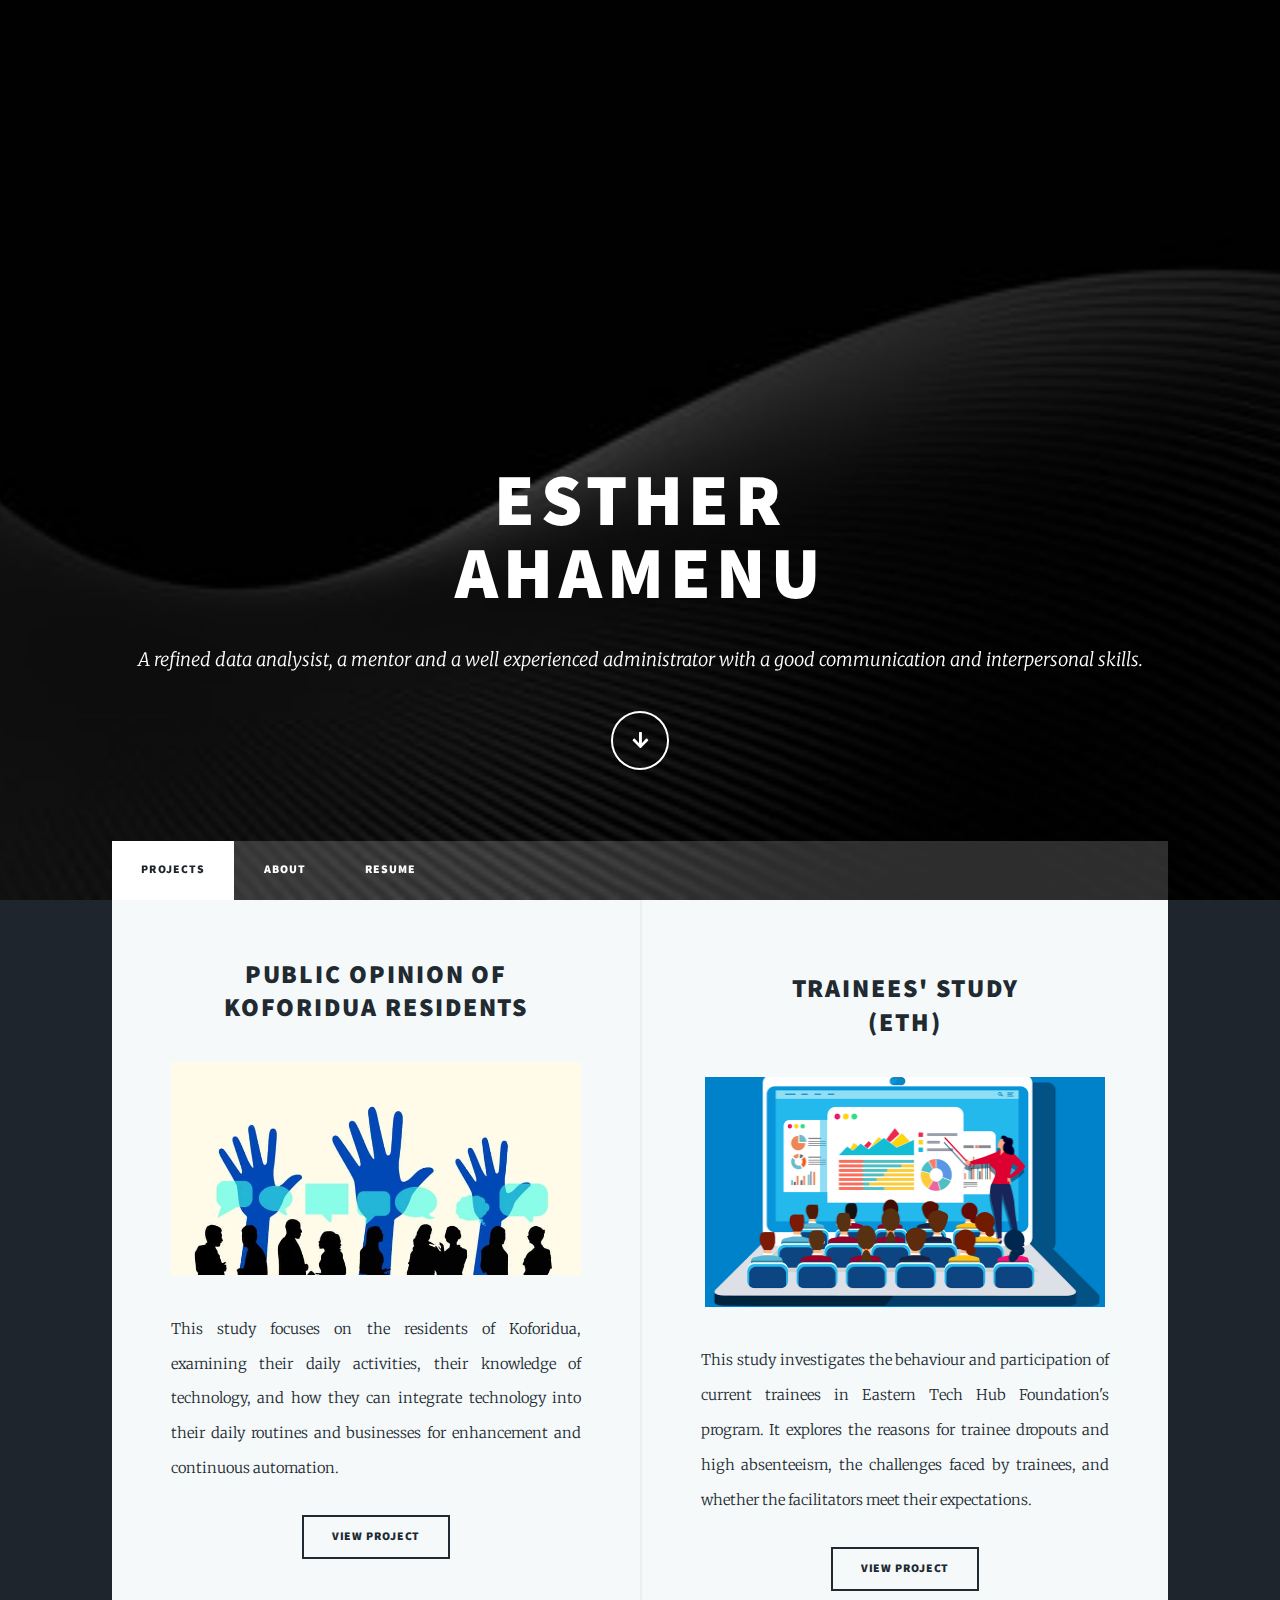
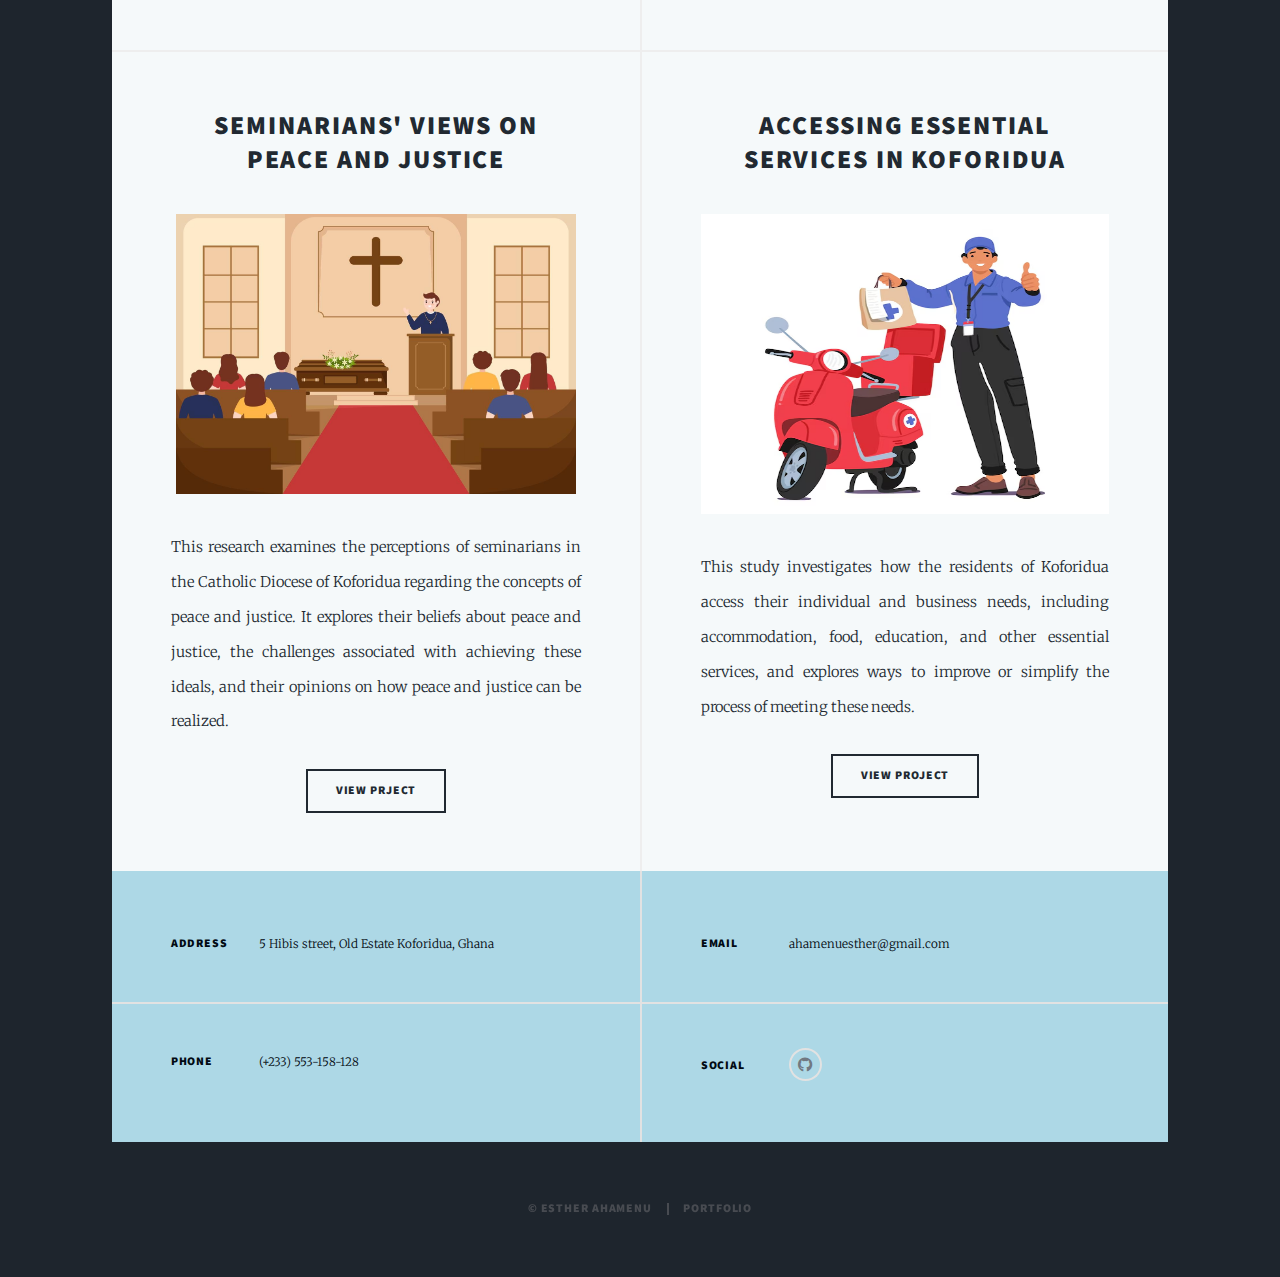
<file: index.html>
<!DOCTYPE HTML>
<!--
	Massively by HTML5 UP
	html5up.net | @ajlkn
	Free for personal and commercial use under the CCA 3.0 license (html5up.net/license)
-->
<html>
	<head>
		<title>Esther Ahamenu's Portfolio</title>
		<meta charset="utf-8" />
		<meta name="viewport" content="width=device-width, initial-scale=1, user-scalable=no" />
		<link rel="stylesheet" href="assets/css/main.css" />
		<noscript><link rel="stylesheet" href="assets/css/noscript.css" /></noscript>
	</head>
	<body class="is-preload">

		<!-- Wrapper -->
			<div id="wrapper" class="fade-in">

				<!-- Intro -->
					<div id="intro">
						<h1>Esther<br />
						Ahamenu</h1>
						<p>A refined data analysist, a mentor and a well experienced administrator with a good communication and
						interpersonal skills.</p>
						<ul class="actions">
							<li><a href="#header" class="button icon solid solo fa-arrow-down scrolly">Continue</a></li>
						</ul>
					</div>

				<!-- Header -->
					<header id="header">
						<a href="index.html" class="logo">ESTHER</a>
					</header>

				<!-- Nav -->
					<nav id="nav">
						<ul class="links">
							<li class="active"><a href="index.html">PROJECTS</a></li>
							<li ><a href="about.html">About</a></li>
							<li><a href="https://docs.google.com/document/d/1aIMluA7ncY4JUdDrD5Hj9w8OsF0kjv5H/edit?usp=sharing&ouid=103293461980447489467&rtpof=true&sd=true" target="_blank">RESUME</a></li>
							<!-- <li><a href="elements.html">Elements Reference</a></li> -->
						</ul>
						<!-- <ul class="icons">
							<li><a href="#" class="icon brands fa-twitter"><span class="label">Twitter</span></a></li>
							<li><a href="#" class="icon brands fa-facebook-f"><span class="label">Facebook</span></a></li>
							<li><a href="#" class="icon brands fa-instagram"><span class="label">Instagram</span></a></li>
							<li><a href="#" class="icon brands fa-github"><span class="label">GitHub</span></a></li>
						</ul> -->
					</nav>

				<!-- Main -->
					<div id="main">

						<!-- Featured Post -->
							

						<!-- Posts -->
							<section class="posts">
								<article>
									<header>
										
										<h2><a href="#">Public Opinion Of <br />
										Koforidua Residents</a></h2>
									</header>
									<a href="#" class="image fit"><img src="images/po.jpg" alt="" /></a>
									<p>This study focuses on the residents of Koforidua, examining their daily activities, their knowledge of technology, and how they can integrate technology into their daily routines and businesses for enhancement and continuous automation.</p>
									<ul class="actions special">
										<li><a href="https://github.com/Eastern-Tech-Hub-Foundation/public-opinion-of-koforidua-residents.gihttps://github.com/Eastern-Tech-Hub-Foundation/public-opinion-of-koforidua-residents.git" class="button" target="_blank">View Project</a></li>
									</ul>
								</article>
								<article>
									<header>
										<span class="date"></span>
										<h2><a href="#">TRAINEES' STUDY<br />
										(ETH)</a></h2>
									</header>
									<a href="#" class="image fit"><img src="images/ts.webp" alt=""style="display: block; margin:0 auto; height: 230px; width: 400px" /></a>
									<p>This study investigates the behaviour and participation of current trainees in Eastern Tech Hub Foundation's program. It explores the reasons for trainee dropouts and high absenteeism, the challenges faced by trainees, and whether the facilitators meet their expectations.</p>
									<ul class="actions special">
										<li><a href="#" class="button">View project</a></li>
									</ul>
								</article>
								<article>
									<header>
										
										<h2><a href="#">Seminarians' Views on <br />
										Peace and Justice </a></h2>
									</header>
									<a href="#" class="image fit"><img src="images/sem.jpg" alt="" style="display: block; margin:0 auto; height: 280px; width: 400px" /></a>
									<p>This research examines the perceptions of seminarians in the Catholic Diocese of Koforidua regarding the concepts of peace and justice. It explores their beliefs about peace and justice, the challenges associated with achieving these ideals, and their opinions on how peace and justice can be realized.</p>
									<ul class="actions special">
										<li><a href="https://github.com/Eastern-Tech-Hub-Foundation/seminarians.git" class="button" target="_blank">View Prject</a></li>
									</ul>
								</article>
								<article>
									<header>
										
										<h2><a href="#">Accessing Essential <br />
										 services in Koforidua</a></h2>
									</header>
									<a href="#" class="image fit"><img src="images/es.avif" alt=""style="display: block; margin:0 auto; height: 300px; width: 350" /></a>
									<p>This study investigates how the residents of Koforidua access their individual and business needs, including accommodation, food, education, and other essential services, and explores ways to improve or simplify the process of meeting these needs.</p>
									<ul class="actions special">
										<li><a href="https://github.com/Eastern-Tech-Hub-Foundation/Trainees-Study" class="button" target="_blank">View Project</a></li>
									</ul>
								</article>
								<!-- <article>
									<header>
										
										<h2><a href="#">Odio magna<br />
										sed consectetur</a></h2>
									</header>
									<a href="#" class="image fit"><img src="images/pic06.jpg" alt="" /></a>
									<p>Donec eget ex magna. Interdum et malesuada fames ac ante ipsum primis in faucibus. Pellentesque venenatis dolor imperdiet dolor mattis sagittis magna etiam.</p>
									<ul class="actions special">
										<li><a href="#" class="button">Full Story</a></li>
									</ul>
								</article>
								<article>
									<header>
										
										<h2><a href="#">Augue lorem<br />
										primis vestibulum</a></h2>
									</header>
									<a href="#" class="image fit"><img src="images/pic07.jpg" alt="" /></a>
									<p>Donec eget ex magna. Interdum et malesuada fames ac ante ipsum primis in faucibus. Pellentesque venenatis dolor imperdiet dolor mattis sagittis magna etiam.</p>
									<ul class="actions special">
										<li><a href="#" class="button">Full Story</a></li>
									</ul>
								</article> -->
							</section>

						<!-- Footer -->
							<!-- <footer> -->
								<!-- <div class="pagination"> -->
									<!--<a href="#" class="previous">Prev</a>-->
									<!-- <a href="#" class="page active">1</a> -->
									<!-- <a href="#" class="page">2</a> -->
									<!-- <a href="#" class="page">3</a> -->
									<!-- <span class="extra">&hellip;</span> -->
									<!-- <a href="#" class="page">8</a> -->
									<!-- <a href="#" class="page">9</a> -->
									<!-- <a href="#" class="page">10</a> -->
									<!-- <a href="#" class="next">Next</a> -->
								<!-- </div> -->
							<!-- </footer> -->

					</div>

				<!-- Footer -->
					<footer id="footer">
						<section class="split contact">
							<section>
								<h3>Address</h3>
								<p>5 Hibis street, Old Estate
								Koforidua, Ghana</p>
							</section>
							<section>
								<h3>Phone</h3>
								<p>(+233) 553-158-128</p>
							</section>
							<!-- <form method="post" action="#">
								<div class="fields">
									<div class="field">
										<label for="name">Name</label>
										<input type="text" name="name" id="name" />
									</div>
									<div class="field">
										<label for="email">Email</label>
										<input type="text" name="email" id="email" />
									</div>
									<div class="field">
										<label for="message">Message</label>
										<textarea name="message" id="message" rows="3"></textarea>
									</div>
								</div>
								<ul class="actions">
									<li><input type="submit" value="Send Message" /></li>
								</ul>
							</form> -->
						</section>
						<section class="split contact">
							
							<section>
								<h3>Email</h3>
								<p>ahamenuesther@gmail.com</p>
							</section>
							<section>
								<h3>Social</h3>
								<ul class="icons alt">
									<!-- <li><a href="#" class="icon brands alt fa-twitter"><span class="label">Twitter</span></a></li> -->
									<!-- <li><a href="#" class="icon brands alt fa-facebook-f"><span class="label">Facebook</span></a></li> -->
									<!-- <li><a href="#" class="icon brands alt fa-instagram"><span class="label">Instagram</span></a></li> -->
									<li><a href="github.com/EstherAhamenu" class="icon brands alt fa-github"><span class="label">GitHub</span></a></li>
								</ul>
							</section>
						</section>
					</footer>

				<!-- Copyright -->
					<div id="copyright">
						<ul><li>&copy; Esther Ahamenu</li><li>Portfolio </li></ul>
					</div>

			</div>

		<!-- Scripts -->
			<script src="assets/js/jquery.min.js"></script>
			<script src="assets/js/jquery.scrollex.min.js"></script>
			<script src="assets/js/jquery.scrolly.min.js"></script>
			<script src="assets/js/browser.min.js"></script>
			<script src="assets/js/breakpoints.min.js"></script>
			<script src="assets/js/util.js"></script>
			<script src="assets/js/main.js"></script>

	</body>
</html>
</file>
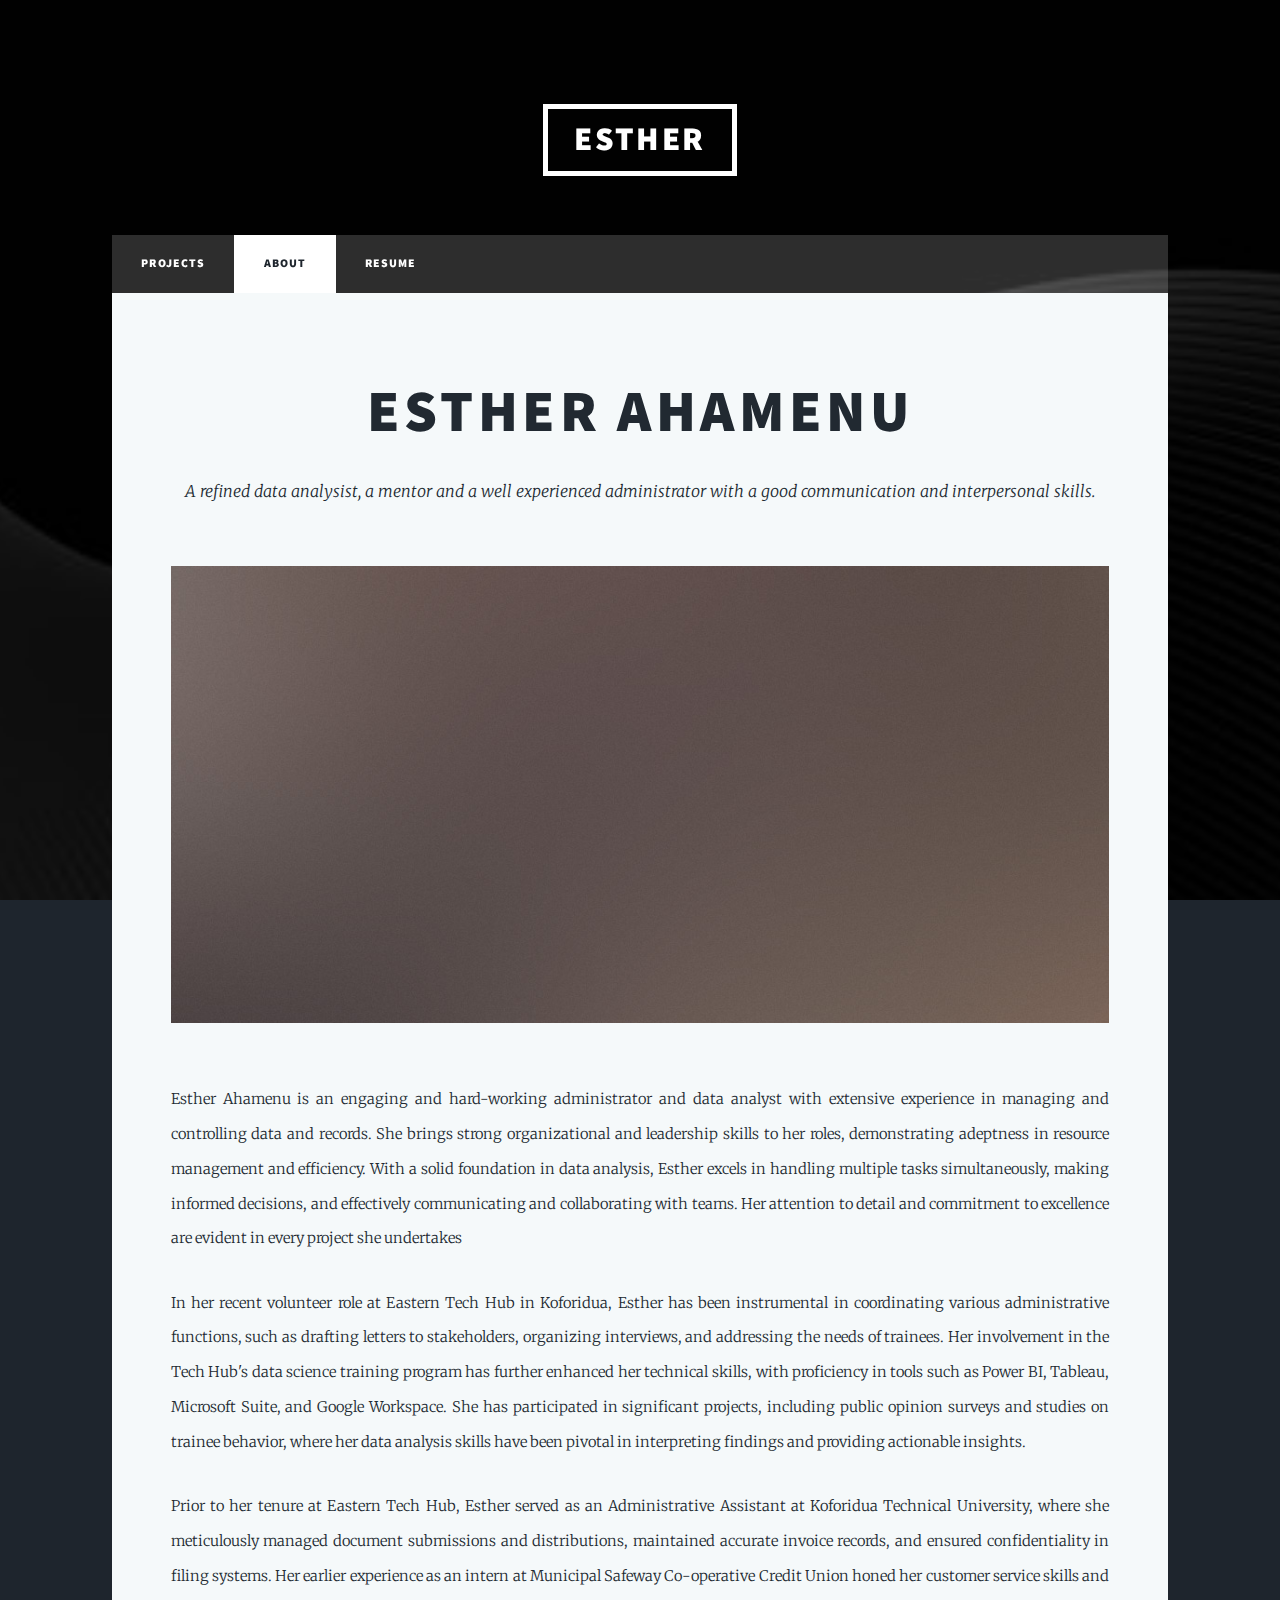
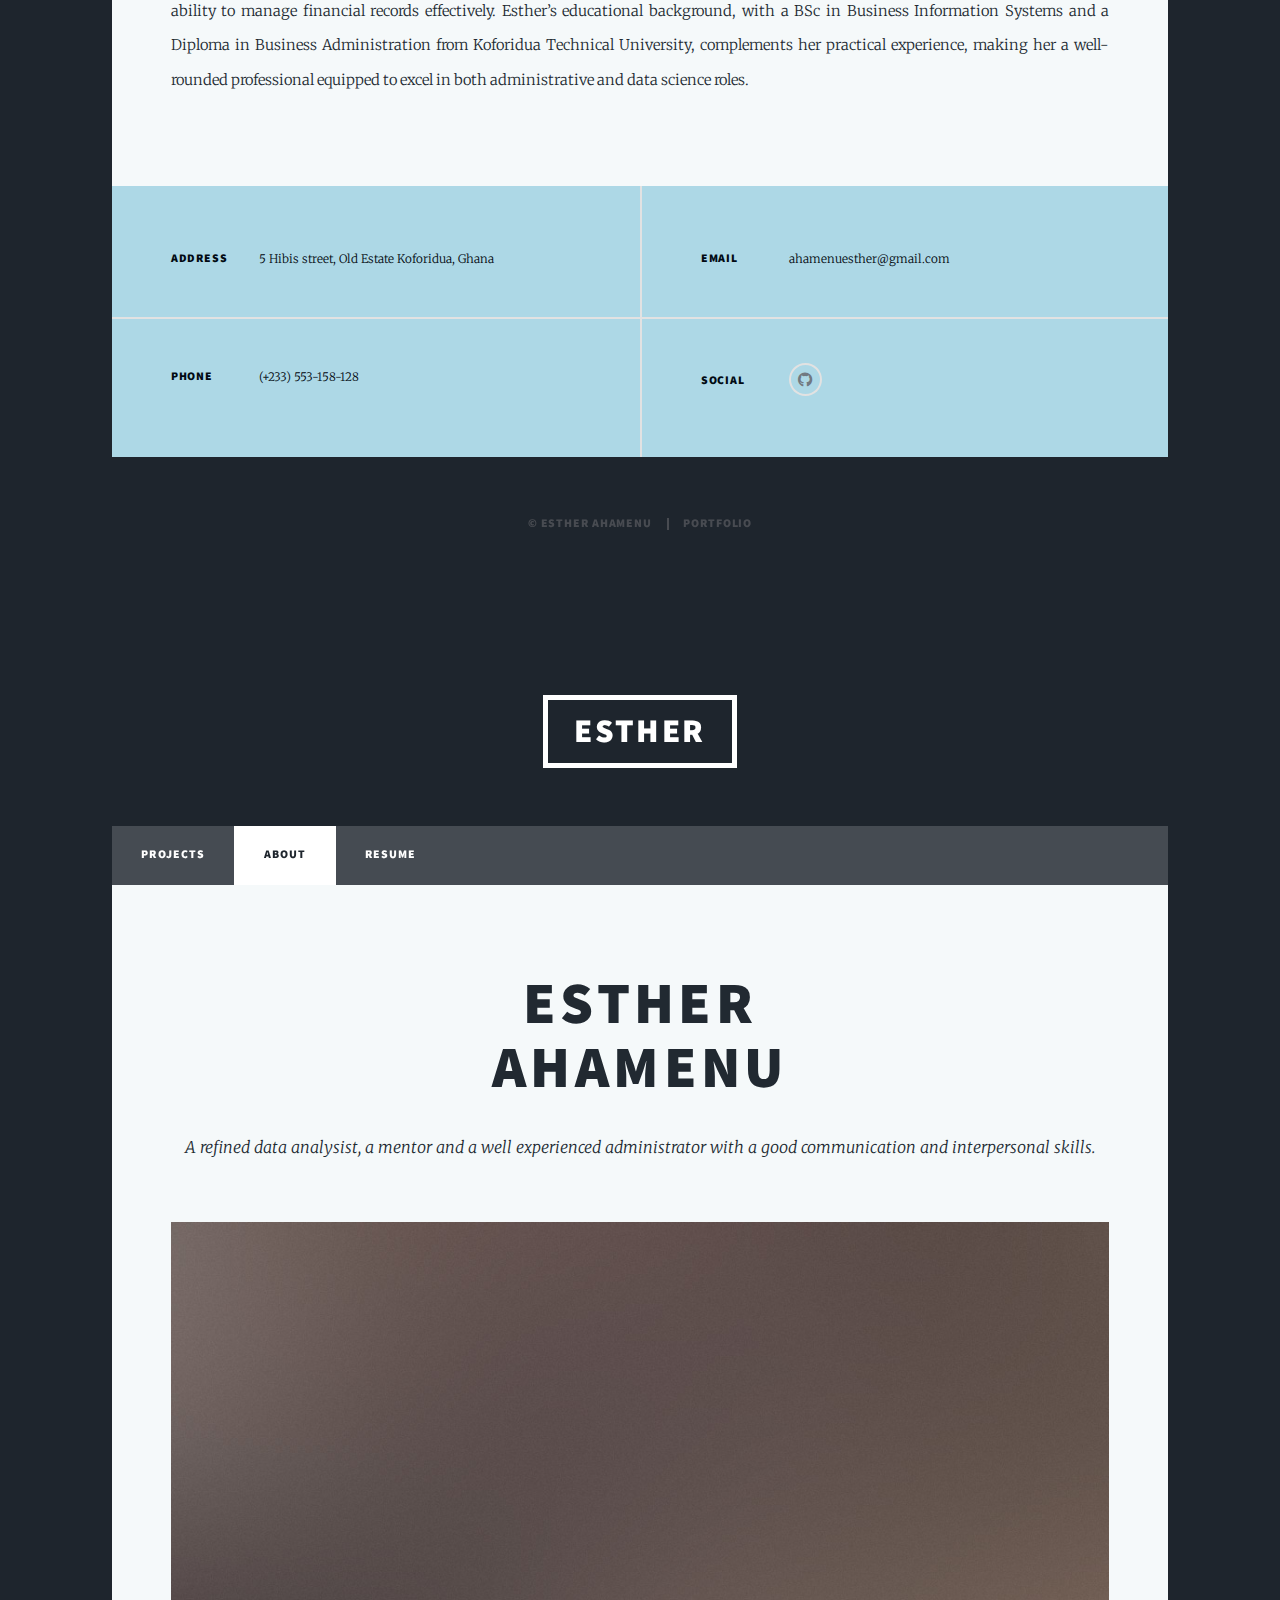
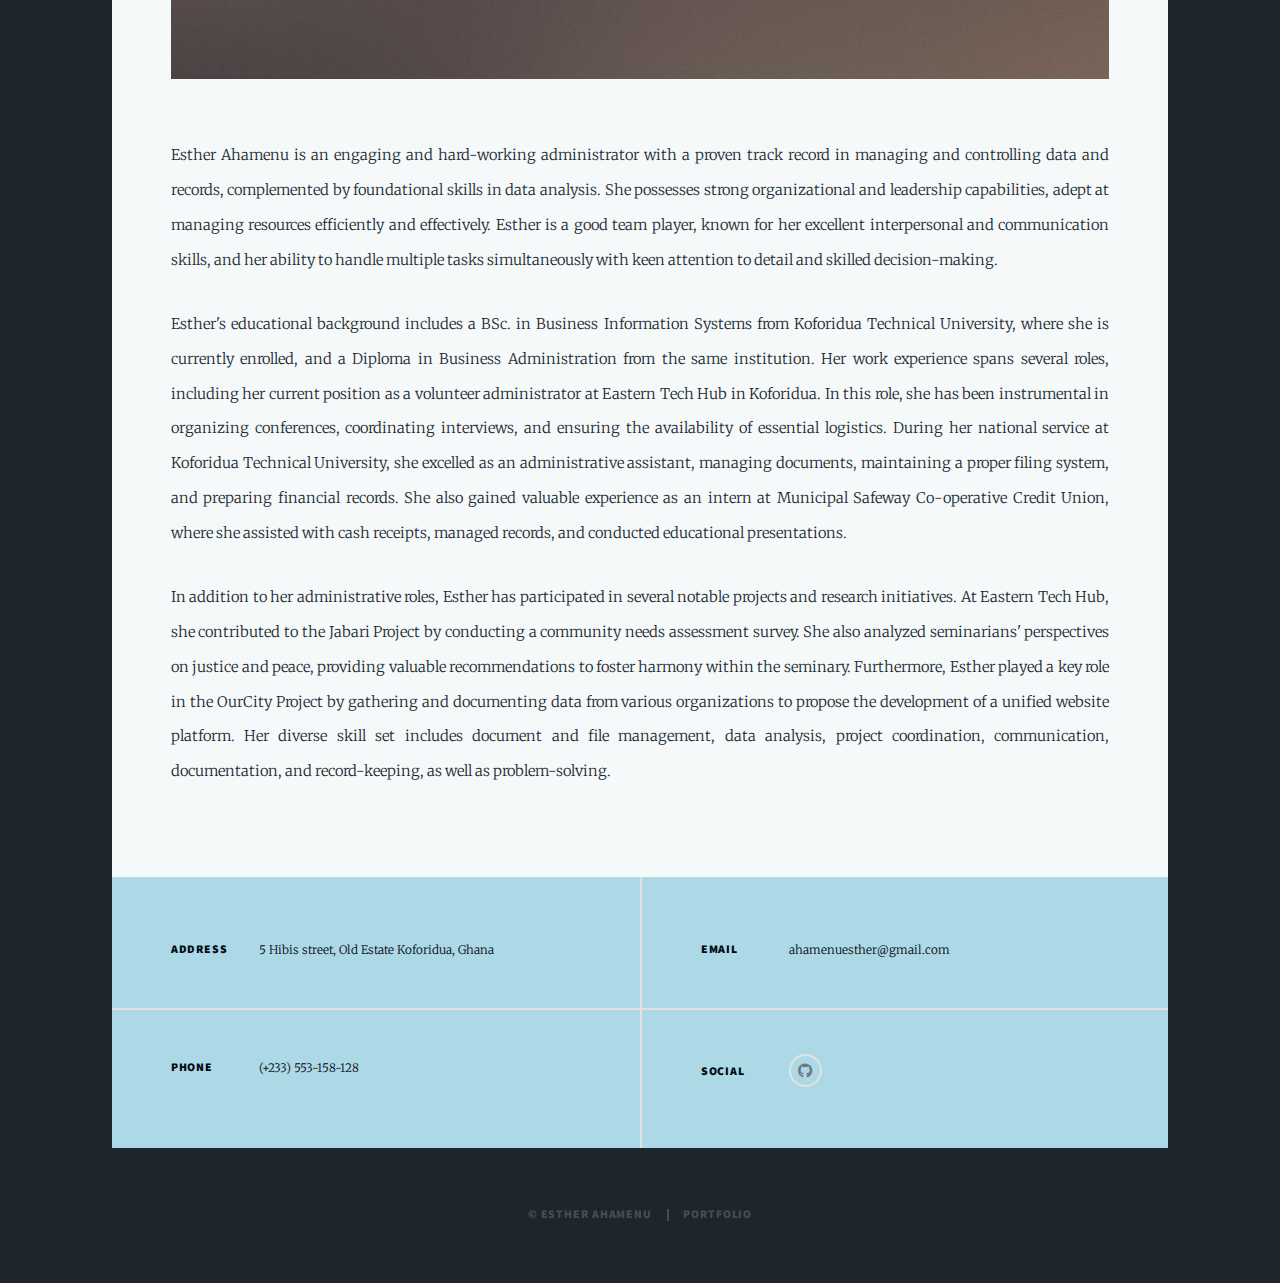
<file: about.html>
<!DOCTYPE HTML>
<!--
	Massively by HTML5 UP
	html5up.net | @ajlkn
	Free for personal and commercial use under the CCA 3.0 license (html5up.net/license)
-->
<html>
	<head>
		<title>Esther Ahamenu's Portfolio</title>
		<meta charset="utf-8" />
		<meta name="viewport" content="width=device-width, initial-scale=1, user-scalable=no" />
		<link rel="stylesheet" href="assets/css/main.css" />
		<noscript><link rel="stylesheet" href="assets/css/noscript.css" /></noscript>
	</head>
	<body class="is-preload">

		<!-- Wrapper -->
			<div id="wrapper">

				<!-- Header -->
					<header id="header">
						<a href="index.html" class="logo">Esther</a>
					</header>

				<!-- Nav -->
					<nav id="nav">
						<ul class="links">
							<li ><a href="index.html">PROJECTS</a></li>
							<li class="active" ><a href="about.html">About</a></li>
							<li><a href="https://docs.google.com/document/d/1aIMluA7ncY4JUdDrD5Hj9w8OsF0kjv5H/edit?usp=sharing&ouid=103293461980447489467&rtpof=true&sd=true" target="_blank"> RESUME</a></li>
							<!-- <li><a href="elements.html">Elements Reference</a></li> -->
						<!-- </ul>
						<ul class="icons">
							<li><a href="#" class="icon brands fa-twitter"><span class="label">Twitter</span></a></li>
							<li><a href="#" class="icon brands fa-facebook-f"><span class="label">Facebook</span></a></li>
							<li><a href="#" class="icon brands fa-instagram"><span class="label">Instagram</span></a></li>
							<li><a href="#" class="icon brands fa-github"><span class="label">GitHub</span></a></li>
						</ul> -->
					</nav>

				<!-- Main -->
					<div id="main">

						<!-- Post -->
							<section class="post">
								<header class="major">
									
									<h1>Esther Ahamenu</h1>
									<p>A refined data analysist, a mentor and a well experienced administrator with a good communication and
										interpersonal skills.</p>
								</header>
								<div class="image main"><img src="images/pic01.jpg" alt="" /></div>
								<p>Esther Ahamenu is an engaging and hard-working administrator and data analyst with extensive experience in managing and controlling data and records. She brings strong organizational and leadership skills to her roles, demonstrating adeptness in resource management and efficiency. With a solid foundation in data analysis, Esther excels in handling multiple tasks simultaneously, making informed decisions, and effectively communicating and collaborating with teams. Her attention to detail and commitment to excellence are evident in every project she undertakes</p>
								<p>In her recent volunteer role at Eastern Tech Hub in Koforidua, Esther has been instrumental in coordinating various administrative functions, such as drafting letters to stakeholders, organizing interviews, and addressing the needs of trainees. Her involvement in the Tech Hub's data science training program has further enhanced her technical skills, with proficiency in tools such as Power BI, Tableau, Microsoft Suite, and Google Workspace. She has participated in significant projects, including public opinion surveys and studies on trainee behavior, where her data analysis skills have been pivotal in interpreting findings and providing actionable insights.</p>
									<p>Prior to her tenure at Eastern Tech Hub, Esther served as an Administrative Assistant at Koforidua Technical University, where she meticulously managed document submissions and distributions, maintained accurate invoice records, and ensured confidentiality in filing systems. Her earlier experience as an intern at Municipal Safeway Co-operative Credit Union honed her customer service skills and ability to manage financial records effectively. Esther’s educational background, with a BSc in Business Information Systems and a Diploma in Business Administration from Koforidua Technical University, complements her practical experience, making her a well-rounded professional equipped to excel in both administrative and data science roles. </p>
									
							</section>

					</div>

				<!-- Footer -->
				<footer id="footer">
					<section class="split contact">
						<section>
							<h3>Address</h3>
							<p>5 Hibis street, Old Estate
							Koforidua, Ghana</p>
						</section>
						<section>
							<h3>Phone</h3>
							<p>(+233) 553-158-128</p>
						</section>
						<!-- <form method="post" action="#">
							<div class="fields">
								<div class="field">
									<label for="name">Name</label>
									<input type="text" name="name" id="name" />
								</div>
								<div class="field">
									<label for="email">Email</label>
									<input type="text" name="email" id="email" />
								</div>
								<div class="field">
									<label for="message">Message</label>
									<textarea name="message" id="message" rows="3"></textarea>
								</div>
							</div>
							<ul class="actions">
								<li><input type="submit" value="Send Message" /></li>
							</ul>
						</form> -->
					</section>
					<section class="split contact">
						
						<section>
							<h3>Email</h3>
							<p>ahamenuesther@gmail.com</p>
						</section>
						<section>
							<h3>Social</h3>
							<ul class="icons alt">
								<!-- <li><a href="#" class="icon brands alt fa-twitter"><span class="label">Twitter</span></a></li> -->
								<!-- <li><a href="#" class="icon brands alt fa-facebook-f"><span class="label">Facebook</span></a></li> -->
								<!-- <li><a href="#" class="icon brands alt fa-instagram"><span class="label">Instagram</span></a></li> -->
								<li><a href="github.com/EstherAhamenu" class="icon brands alt fa-github"><span class="label">GitHub</span></a></li>
							</ul>
						</section>
					</section>
				</footer>

				<!-- Copyright -->
				<div id="copyright">
					<ul><li>&copy; Esther Ahamenu</li><li>Portfolio </li></ul>
				</div>

			</div>

		<!-- Scripts -->
			<script src="assets/js/jquery.min.js"></script>
			<script src="assets/js/jquery.scrollex.min.js"></script>
			<script src="assets/js/jquery.scrolly.min.js"></script>
			<script src="assets/js/browser.min.js"></script>
			<script src="assets/js/breakpoints.min.js"></script>
			<script src="assets/js/util.js"></script>
			<script src="assets/js/main.js"></script>

	</body>
</html><!DOCTYPE HTML>
<!--
	Massively by HTML5 UP
	html5up.net | @ajlkn
	Free for personal and commercial use under the CCA 3.0 license (html5up.net/license)
-->
<html>
	<head>
		<title>Esther Ahamenu's Portfolio</title>
		<meta charset="utf-8" />
		<meta name="viewport" content="width=device-width, initial-scale=1, user-scalable=no" />
		<link rel="stylesheet" href="assets/css/main.css" />
		<noscript><link rel="stylesheet" href="assets/css/noscript.css" /></noscript>
	</head>
	<body class="is-preload">

		<!-- Wrapper -->
			<div id="wrapper">

				<!-- Header -->
					<header id="header">
						<a href="index.html" class="logo">Esther</a>
					</header>

				<!-- Nav -->
					<nav id="nav">
						<ul class="links">
							<li ><a href="index.html">PROJECTS</a></li>
							<li class="active" ><a href="about.html">About</a></li>
							<li><a href="https://docs.google.com/document/d/1aIMluA7ncY4JUdDrD5Hj9w8OsF0kjv5H/edit?usp=sharing&ouid=103293461980447489467&rtpof=true&sd=true" target="_blank"> RESUME</a></li>
							<!-- <li><a href="elements.html">Elements Reference</a></li> -->
						<!-- </ul>
						<ul class="icons">
							<li><a href="#" class="icon brands fa-twitter"><span class="label">Twitter</span></a></li>
							<li><a href="#" class="icon brands fa-facebook-f"><span class="label">Facebook</span></a></li>
							<li><a href="#" class="icon brands fa-instagram"><span class="label">Instagram</span></a></li>
							<li><a href="#" class="icon brands fa-github"><span class="label">GitHub</span></a></li>
						</ul> -->
					</nav>

				<!-- Main -->
					<div id="main">

						<!-- Post -->
							<section class="post">
								<header class="major">
									
									<h1>Esther<br />
									Ahamenu</h1>
									<p>A refined data analysist, a mentor and a well experienced administrator with a good communication and
										interpersonal skills.</p>
								</header>
								<div class="image main"><img src="images/pic01.jpg" alt="" /></div>
								<p>Esther Ahamenu is an engaging and hard-working administrator with a proven track record in managing and controlling data and records, complemented by foundational skills in data analysis. She possesses strong organizational and leadership capabilities, adept at managing resources efficiently and effectively. Esther is a good team player, known for her excellent interpersonal and communication skills, and her ability to handle multiple tasks simultaneously with keen attention to detail and skilled decision-making.</p>
								<p>Esther's educational background includes a BSc. in Business Information Systems from Koforidua Technical University, where she is currently enrolled, and a Diploma in Business Administration from the same institution. Her work experience spans several roles, including her current position as a volunteer administrator at Eastern Tech Hub in Koforidua. In this role, she has been instrumental in organizing conferences, coordinating interviews, and ensuring the availability of essential logistics. During her national service at Koforidua Technical University, she excelled as an administrative assistant, managing documents, maintaining a proper filing system, and preparing financial records. She also gained valuable experience as an intern at Municipal Safeway Co-operative Credit Union, where she assisted with cash receipts, managed records, and conducted educational presentations.</p>
									<p>In addition to her administrative roles, Esther has participated in several notable projects and research initiatives. At Eastern Tech Hub, she contributed to the Jabari Project by conducting a community needs assessment survey. She also analyzed seminarians' perspectives on justice and peace, providing valuable recommendations to foster harmony within the seminary. Furthermore, Esther played a key role in the OurCity Project by gathering and documenting data from various organizations to propose the development of a unified website platform. Her diverse skill set includes document and file management, data analysis, project coordination, communication, documentation, and record-keeping, as well as problem-solving. </p>
									
							</section>

					</div>

				<!-- Footer -->
				<footer id="footer">
					<section class="split contact">
						<section>
							<h3>Address</h3>
							<p>5 Hibis street, Old Estate
							Koforidua, Ghana</p>
						</section>
						<section>
							<h3>Phone</h3>
							<p>(+233) 553-158-128</p>
						</section>
						<!-- <form method="post" action="#">
							<div class="fields">
								<div class="field">
									<label for="name">Name</label>
									<input type="text" name="name" id="name" />
								</div>
								<div class="field">
									<label for="email">Email</label>
									<input type="text" name="email" id="email" />
								</div>
								<div class="field">
									<label for="message">Message</label>
									<textarea name="message" id="message" rows="3"></textarea>
								</div>
							</div>
							<ul class="actions">
								<li><input type="submit" value="Send Message" /></li>
							</ul>
						</form> -->
					</section>
					<section class="split contact">
						
						<section>
							<h3>Email</h3>
							<p>ahamenuesther@gmail.com</p>
						</section>
						<section>
							<h3>Social</h3>
							<ul class="icons alt">
								<!-- <li><a href="#" class="icon brands alt fa-twitter"><span class="label">Twitter</span></a></li> -->
								<!-- <li><a href="#" class="icon brands alt fa-facebook-f"><span class="label">Facebook</span></a></li> -->
								<!-- <li><a href="#" class="icon brands alt fa-instagram"><span class="label">Instagram</span></a></li> -->
								<li><a href="github.com/EstherAhamenu" class="icon brands alt fa-github"><span class="label">GitHub</span></a></li>
							</ul>
						</section>
					</section>
				</footer>

				<!-- Copyright -->
				<div id="copyright">
					<ul><li>&copy; Esther Ahamenu</li><li>Portfolio </li></ul>
				</div>

			</div>

		<!-- Scripts -->
			<script src="assets/js/jquery.min.js"></script>
			<script src="assets/js/jquery.scrollex.min.js"></script>
			<script src="assets/js/jquery.scrolly.min.js"></script>
			<script src="assets/js/browser.min.js"></script>
			<script src="assets/js/breakpoints.min.js"></script>
			<script src="assets/js/util.js"></script>
			<script src="assets/js/main.js"></script>

	</body>
</html>
</file>
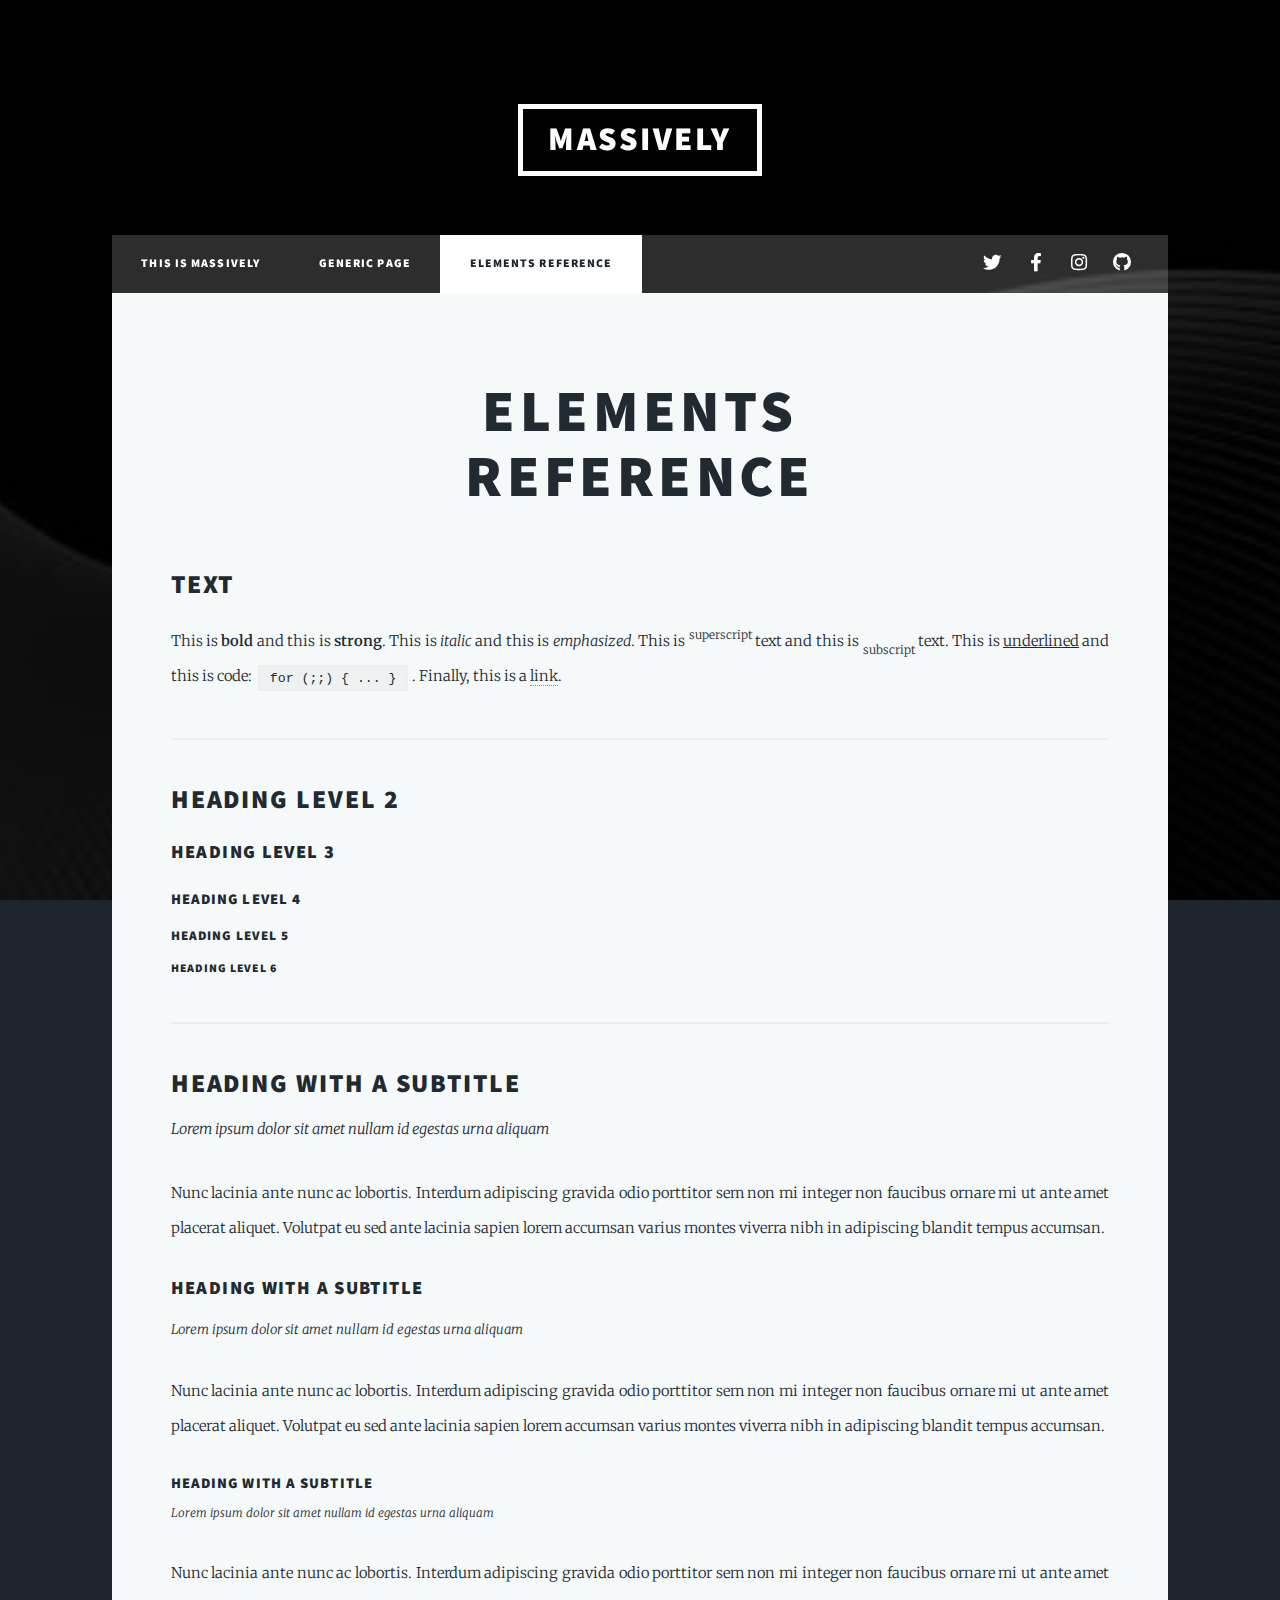
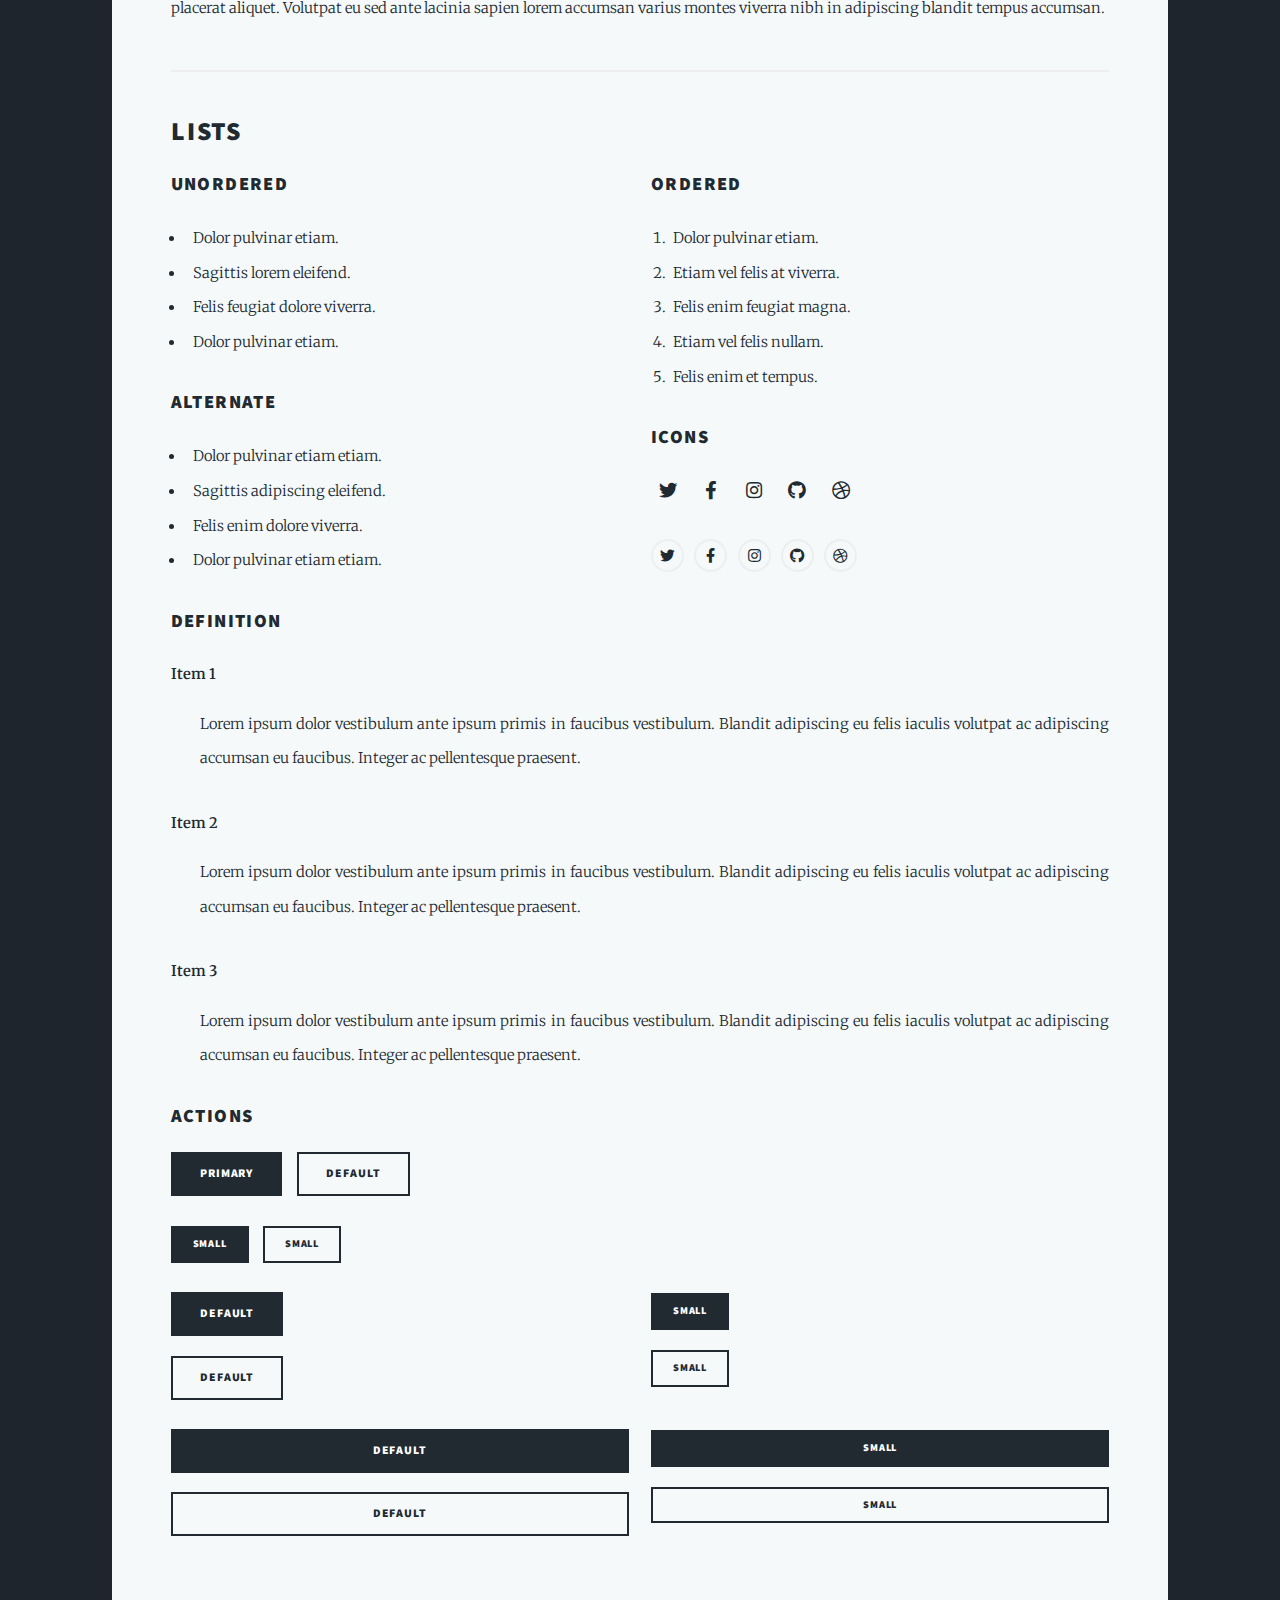
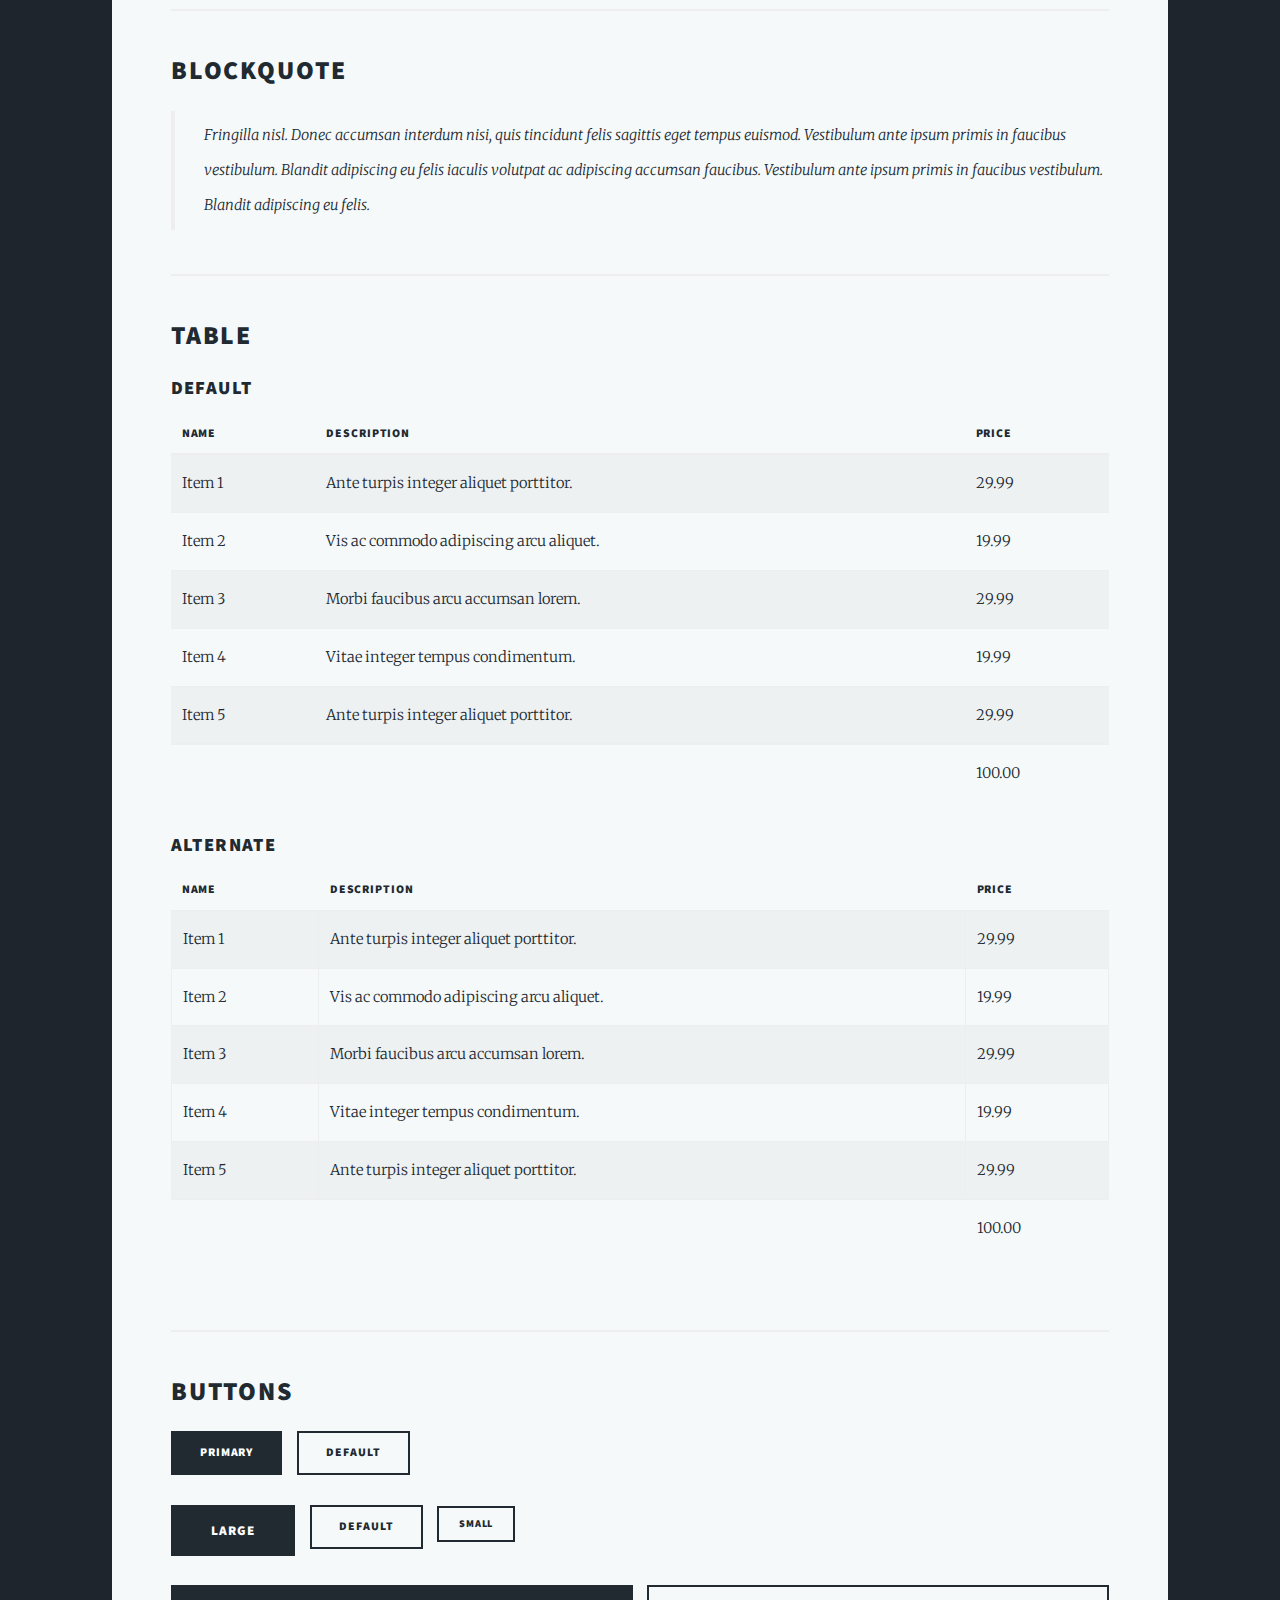
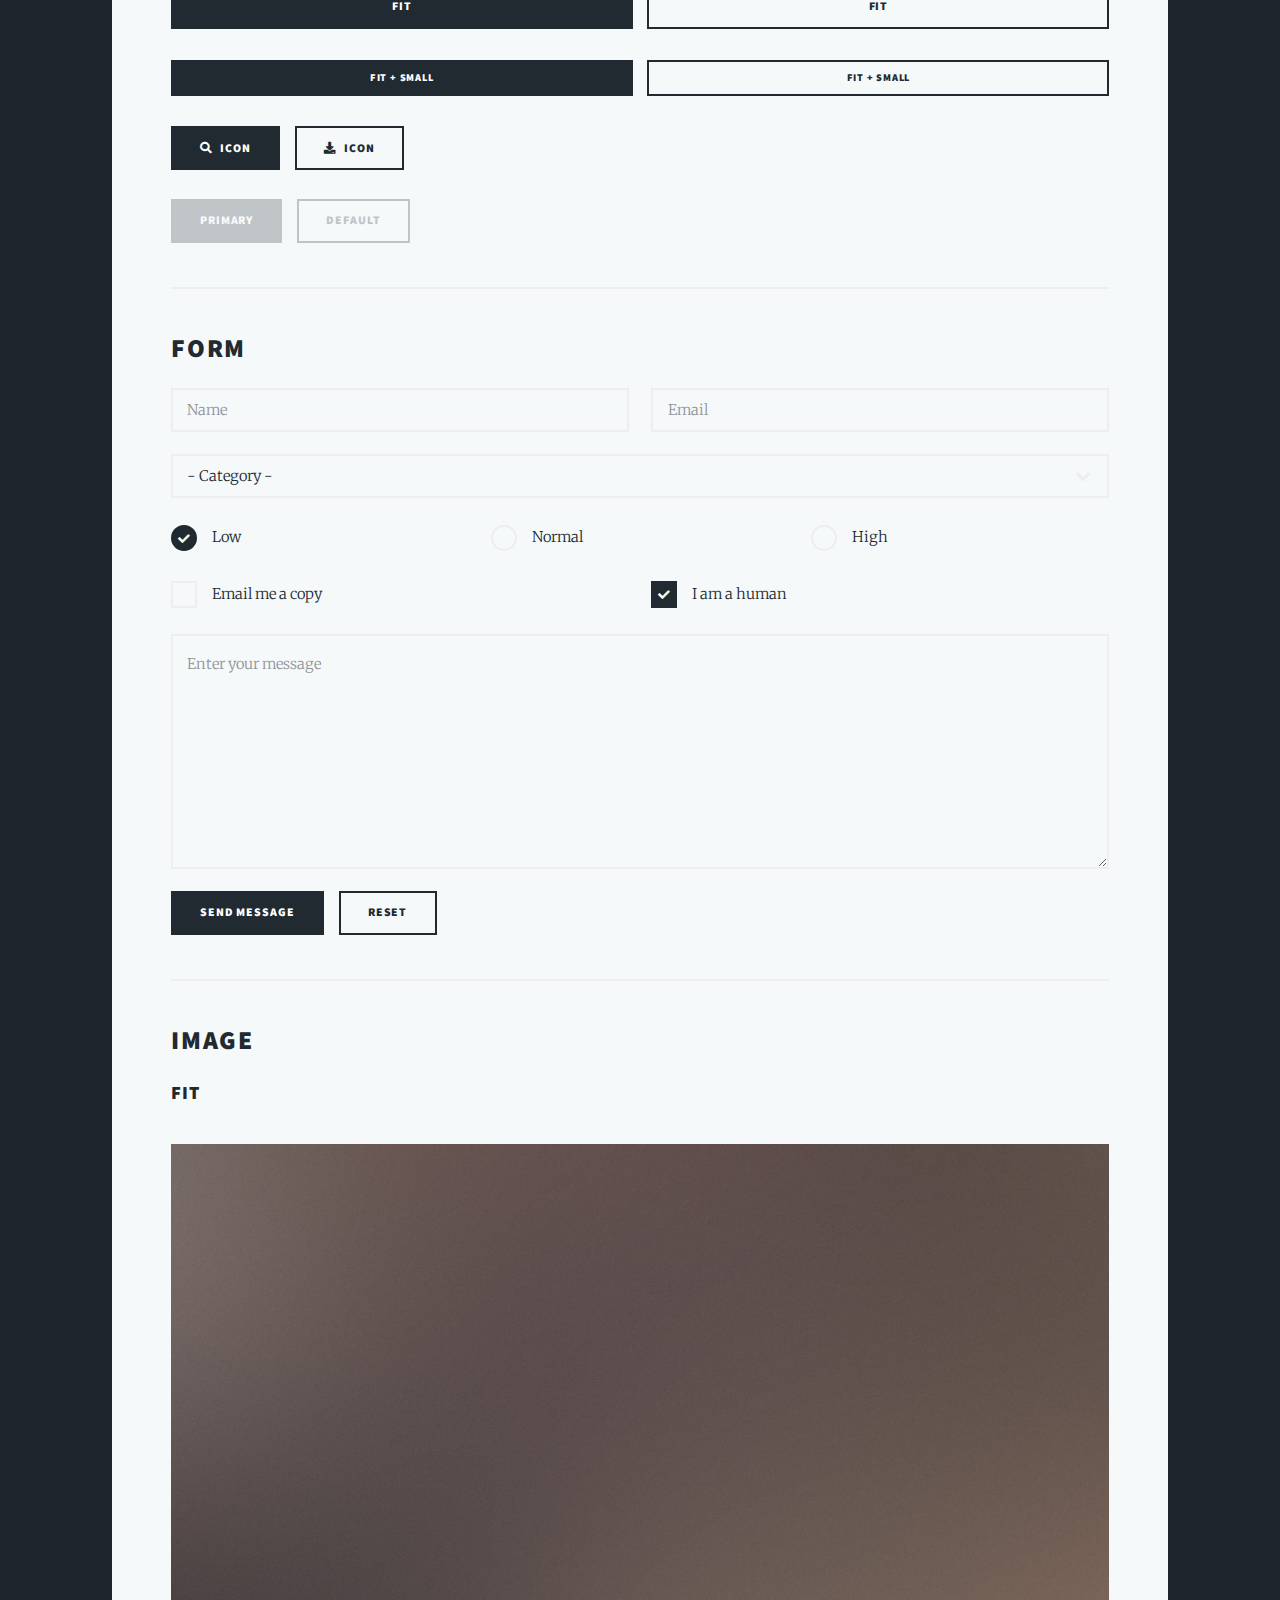
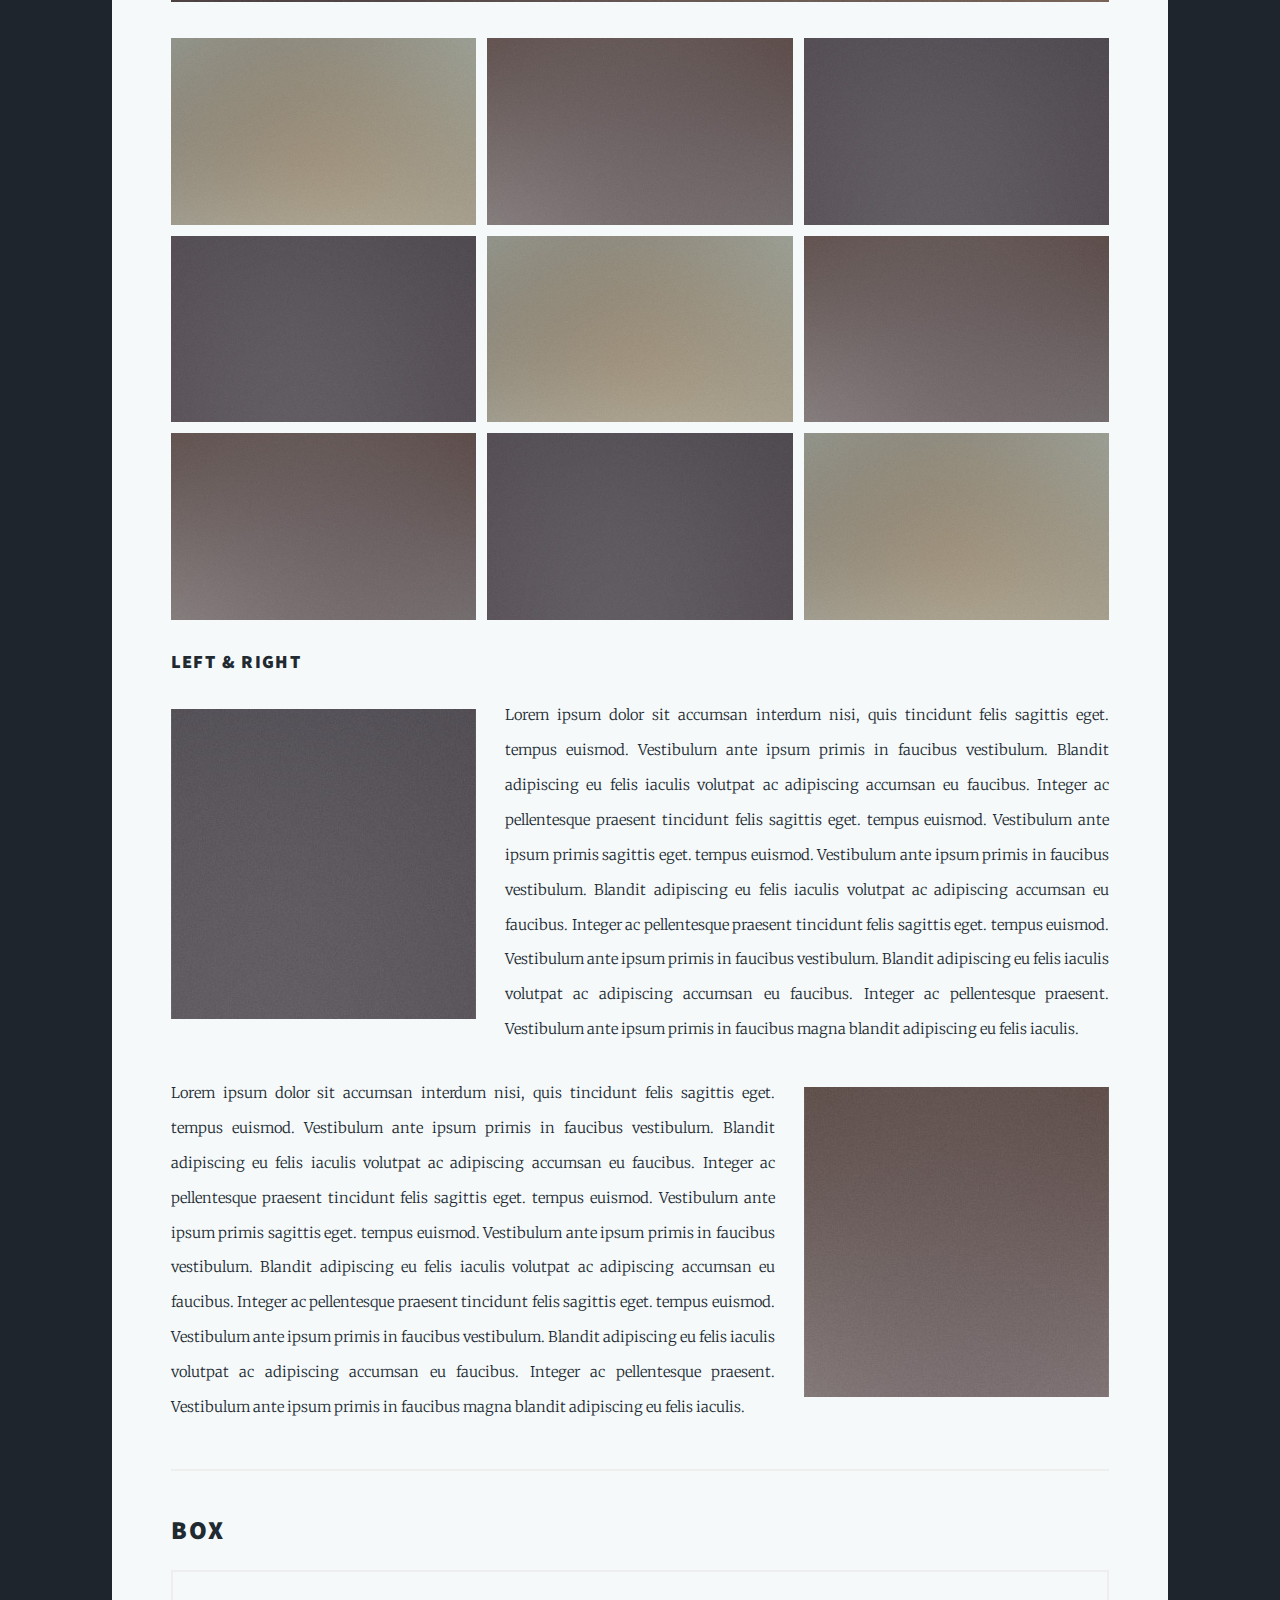
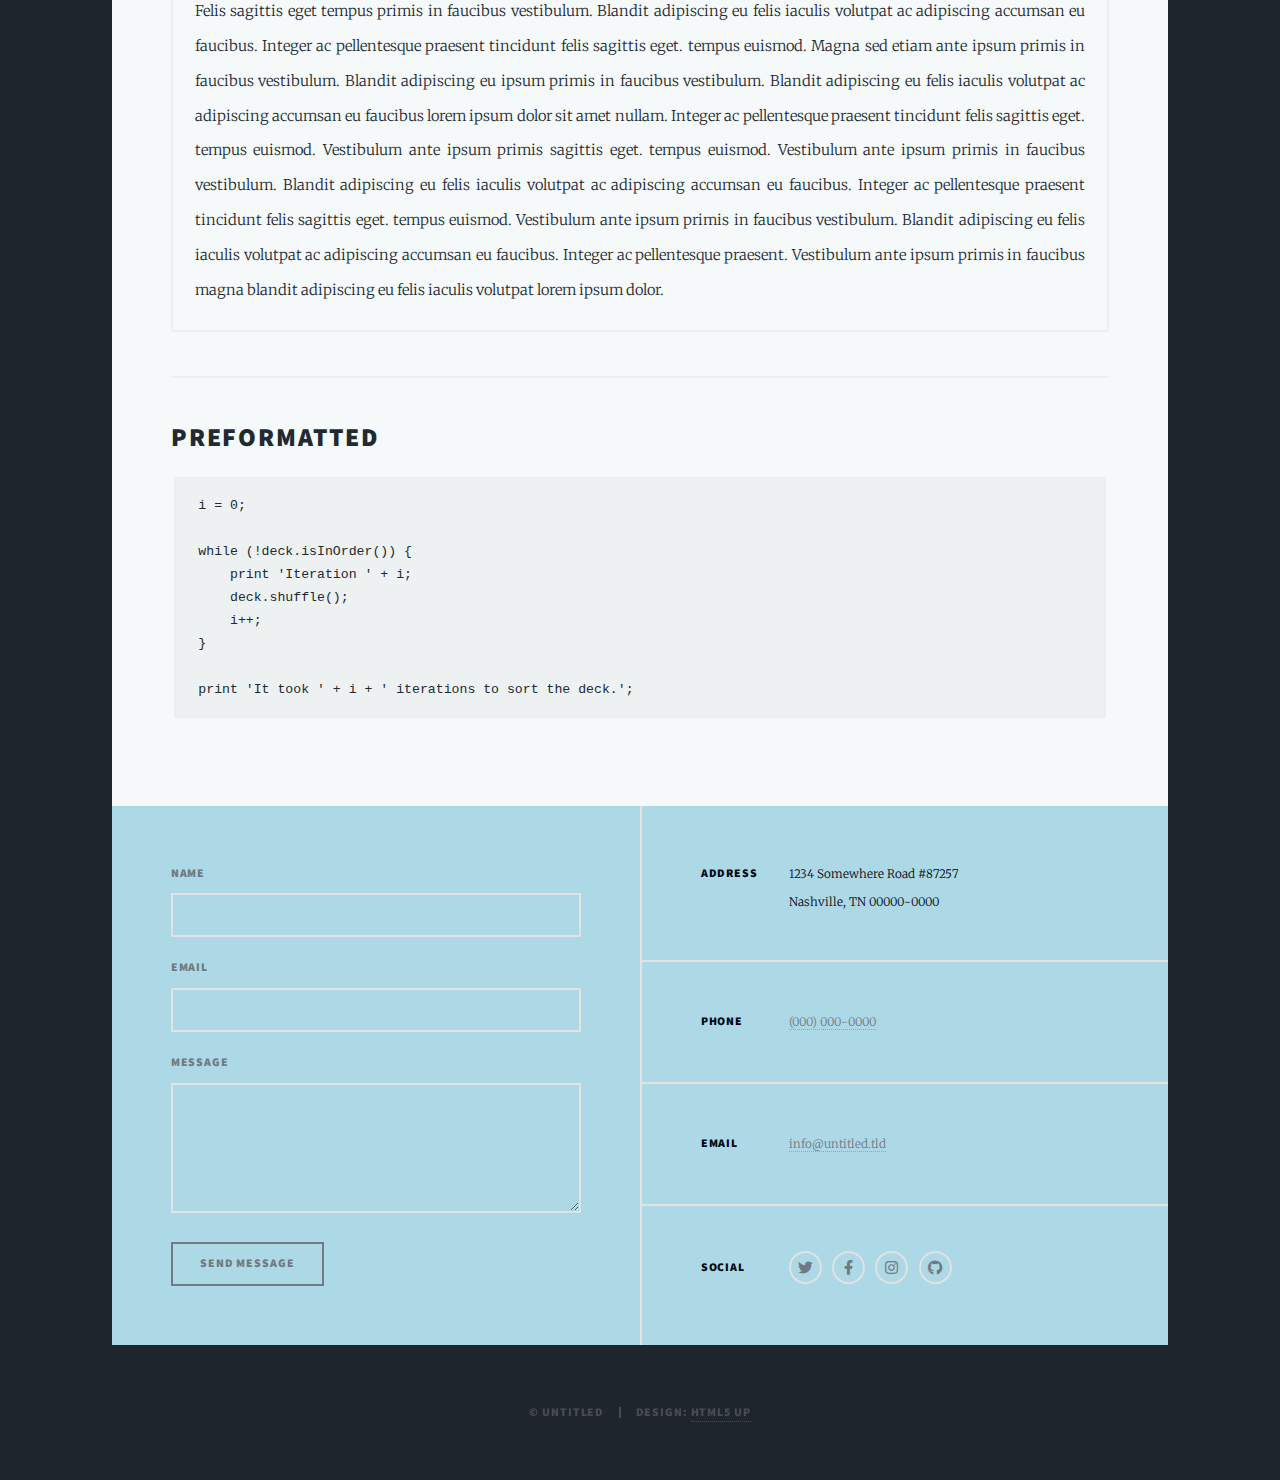
<file: elements.html>
<!DOCTYPE HTML>
<!--
	Massively by HTML5 UP
	html5up.net | @ajlkn
	Free for personal and commercial use under the CCA 3.0 license (html5up.net/license)
-->
<html>
	<head>
		<title>Elements Reference - Massively by HTML5 UP</title>
		<meta charset="utf-8" />
		<meta name="viewport" content="width=device-width, initial-scale=1, user-scalable=no" />
		<link rel="stylesheet" href="assets/css/main.css" />
		<noscript><link rel="stylesheet" href="assets/css/noscript.css" /></noscript>
	</head>
	<body class="is-preload">

		<!-- Wrapper -->
			<div id="wrapper">

				<!-- Header -->
					<header id="header">
						<a href="index.html" class="logo">Massively</a>
					</header>

				<!-- Nav -->
					<nav id="nav">
						<ul class="links">
							<li><a href="index.html">This is Massively</a></li>
							<li><a href="generic.html">Generic Page</a></li>
							<li class="active"><a href="elements.html">Elements Reference</a></li>
						</ul>
						<ul class="icons">
							<li><a href="#" class="icon brands fa-twitter"><span class="label">Twitter</span></a></li>
							<li><a href="#" class="icon brands fa-facebook-f"><span class="label">Facebook</span></a></li>
							<li><a href="#" class="icon brands fa-instagram"><span class="label">Instagram</span></a></li>
							<li><a href="#" class="icon brands fa-github"><span class="label">GitHub</span></a></li>
						</ul>
					</nav>

				<!-- Main -->
					<div id="main">

						<!-- Post -->
							<section class="post">
								<header class="major">
									<h1>Elements<br />
									Reference</h1>
								</header>

								<!-- Text stuff -->
									<h2>Text</h2>
									<p>This is <b>bold</b> and this is <strong>strong</strong>. This is <i>italic</i> and this is <em>emphasized</em>.
									This is <sup>superscript</sup> text and this is <sub>subscript</sub> text.
									This is <u>underlined</u> and this is code: <code>for (;;) { ... }</code>.
									Finally, this is a <a href="#">link</a>.</p>
									<hr />
									<h2>Heading Level 2</h2>
									<h3>Heading Level 3</h3>
									<h4>Heading Level 4</h4>
									<h5>Heading Level 5</h5>
									<h6>Heading Level 6</h6>
									<hr />
									<header>
										<h2>Heading with a Subtitle</h2>
										<p>Lorem ipsum dolor sit amet nullam id egestas urna aliquam</p>
									</header>
									<p>Nunc lacinia ante nunc ac lobortis. Interdum adipiscing gravida odio porttitor sem non mi integer non faucibus ornare mi ut ante amet placerat aliquet. Volutpat eu sed ante lacinia sapien lorem accumsan varius montes viverra nibh in adipiscing blandit tempus accumsan.</p>
									<header>
										<h3>Heading with a Subtitle</h3>
										<p>Lorem ipsum dolor sit amet nullam id egestas urna aliquam</p>
									</header>
									<p>Nunc lacinia ante nunc ac lobortis. Interdum adipiscing gravida odio porttitor sem non mi integer non faucibus ornare mi ut ante amet placerat aliquet. Volutpat eu sed ante lacinia sapien lorem accumsan varius montes viverra nibh in adipiscing blandit tempus accumsan.</p>
									<header>
										<h4>Heading with a Subtitle</h4>
										<p>Lorem ipsum dolor sit amet nullam id egestas urna aliquam</p>
									</header>
									<p>Nunc lacinia ante nunc ac lobortis. Interdum adipiscing gravida odio porttitor sem non mi integer non faucibus ornare mi ut ante amet placerat aliquet. Volutpat eu sed ante lacinia sapien lorem accumsan varius montes viverra nibh in adipiscing blandit tempus accumsan.</p>

									<hr />

								<!-- Lists -->
									<h2>Lists</h2>
									<div class="row">
										<div class="col-6 col-12-small">

											<h3>Unordered</h3>
											<ul>
												<li>Dolor pulvinar etiam.</li>
												<li>Sagittis lorem eleifend.</li>
												<li>Felis feugiat dolore viverra.</li>
												<li>Dolor pulvinar etiam.</li>
											</ul>

											<h3>Alternate</h3>
											<ul class="alt">
												<li>Dolor pulvinar etiam etiam.</li>
												<li>Sagittis adipiscing eleifend.</li>
												<li>Felis enim dolore viverra.</li>
												<li>Dolor pulvinar etiam etiam.</li>
											</ul>

										</div>
										<div class="col-6 col-12-small">

											<h3>Ordered</h3>
											<ol>
												<li>Dolor pulvinar etiam.</li>
												<li>Etiam vel felis at viverra.</li>
												<li>Felis enim feugiat magna.</li>
												<li>Etiam vel felis nullam.</li>
												<li>Felis enim et tempus.</li>
											</ol>

											<h3>Icons</h3>
											<ul class="icons">
												<li><a href="#" class="icon brands fa-twitter"><span class="label">Twitter</span></a></li>
												<li><a href="#" class="icon brands fa-facebook-f"><span class="label">Facebook</span></a></li>
												<li><a href="#" class="icon brands fa-instagram"><span class="label">Instagram</span></a></li>
												<li><a href="#" class="icon brands fa-github"><span class="label">Github</span></a></li>
												<li><a href="#" class="icon brands fa-dribbble"><span class="label">Dribbble</span></a></li>
											</ul>
											<ul class="icons alt">
												<li><a href="#" class="icon brands alt fa-twitter"><span class="label">Twitter</span></a></li>
												<li><a href="#" class="icon brands alt fa-facebook-f"><span class="label">Facebook</span></a></li>
												<li><a href="#" class="icon brands alt fa-instagram"><span class="label">Instagram</span></a></li>
												<li><a href="#" class="icon brands alt fa-github"><span class="label">Github</span></a></li>
												<li><a href="#" class="icon brands alt fa-dribbble"><span class="label">Dribbble</span></a></li>
											</ul>

										</div>
									</div>
									<h3>Definition</h3>
									<dl>
										<dt>Item 1</dt>
										<dd>
											<p>Lorem ipsum dolor vestibulum ante ipsum primis in faucibus vestibulum. Blandit adipiscing eu felis iaculis volutpat ac adipiscing accumsan eu faucibus. Integer ac pellentesque praesent.</p>
										</dd>
										<dt>Item 2</dt>
										<dd>
											<p>Lorem ipsum dolor vestibulum ante ipsum primis in faucibus vestibulum. Blandit adipiscing eu felis iaculis volutpat ac adipiscing accumsan eu faucibus. Integer ac pellentesque praesent.</p>
										</dd>
										<dt>Item 3</dt>
										<dd>
											<p>Lorem ipsum dolor vestibulum ante ipsum primis in faucibus vestibulum. Blandit adipiscing eu felis iaculis volutpat ac adipiscing accumsan eu faucibus. Integer ac pellentesque praesent.</p>
										</dd>
									</dl>

									<h3>Actions</h3>
									<ul class="actions">
										<li><a href="#" class="button primary">Primary</a></li>
										<li><a href="#" class="button">Default</a></li>
									</ul>
									<ul class="actions small">
										<li><a href="#" class="button primary small">Small</a></li>
										<li><a href="#" class="button small">Small</a></li>
									</ul>
									<div class="row">
										<div class="col-6 col-12-small">
											<ul class="actions stacked">
												<li><a href="#" class="button primary">Default</a></li>
												<li><a href="#" class="button">Default</a></li>
											</ul>
										</div>
										<div class="col-6 col-12-small">
											<ul class="actions stacked">
												<li><a href="#" class="button primary small">Small</a></li>
												<li><a href="#" class="button small">Small</a></li>
											</ul>
										</div>
									</div>
									<div class="row">
										<div class="col-6 col-12-small">
											<ul class="actions stacked">
												<li><a href="#" class="button primary fit">Default</a></li>
												<li><a href="#" class="button fit">Default</a></li>
											</ul>
										</div>
										<div class="col-6 col-12-small">
											<ul class="actions stacked">
												<li><a href="#" class="button primary small fit">Small</a></li>
												<li><a href="#" class="button small fit">Small</a></li>
											</ul>
										</div>
									</div>

									<hr />

								<!-- Blockquote -->
									<h2>Blockquote</h2>
									<blockquote>Fringilla nisl. Donec accumsan interdum nisi, quis tincidunt felis sagittis eget tempus euismod. Vestibulum ante ipsum primis in faucibus vestibulum. Blandit adipiscing eu felis iaculis volutpat ac adipiscing accumsan faucibus. Vestibulum ante ipsum primis in faucibus vestibulum. Blandit adipiscing eu felis.</blockquote>

									<hr />

								<!-- Table -->
									<h2>Table</h2>

									<h3>Default</h3>
									<div class="table-wrapper">
										<table>
											<thead>
												<tr>
													<th>Name</th>
													<th>Description</th>
													<th>Price</th>
												</tr>
											</thead>
											<tbody>
												<tr>
													<td>Item 1</td>
													<td>Ante turpis integer aliquet porttitor.</td>
													<td>29.99</td>
												</tr>
												<tr>
													<td>Item 2</td>
													<td>Vis ac commodo adipiscing arcu aliquet.</td>
													<td>19.99</td>
												</tr>
												<tr>
													<td>Item 3</td>
													<td> Morbi faucibus arcu accumsan lorem.</td>
													<td>29.99</td>
												</tr>
												<tr>
													<td>Item 4</td>
													<td>Vitae integer tempus condimentum.</td>
													<td>19.99</td>
												</tr>
												<tr>
													<td>Item 5</td>
													<td>Ante turpis integer aliquet porttitor.</td>
													<td>29.99</td>
												</tr>
											</tbody>
											<tfoot>
												<tr>
													<td colspan="2"></td>
													<td>100.00</td>
												</tr>
											</tfoot>
										</table>
									</div>

									<h3>Alternate</h3>
									<div class="table-wrapper">
										<table class="alt">
											<thead>
												<tr>
													<th>Name</th>
													<th>Description</th>
													<th>Price</th>
												</tr>
											</thead>
											<tbody>
												<tr>
													<td>Item 1</td>
													<td>Ante turpis integer aliquet porttitor.</td>
													<td>29.99</td>
												</tr>
												<tr>
													<td>Item 2</td>
													<td>Vis ac commodo adipiscing arcu aliquet.</td>
													<td>19.99</td>
												</tr>
												<tr>
													<td>Item 3</td>
													<td> Morbi faucibus arcu accumsan lorem.</td>
													<td>29.99</td>
												</tr>
												<tr>
													<td>Item 4</td>
													<td>Vitae integer tempus condimentum.</td>
													<td>19.99</td>
												</tr>
												<tr>
													<td>Item 5</td>
													<td>Ante turpis integer aliquet porttitor.</td>
													<td>29.99</td>
												</tr>
											</tbody>
											<tfoot>
												<tr>
													<td colspan="2"></td>
													<td>100.00</td>
												</tr>
											</tfoot>
										</table>
									</div>

									<hr />

								<!-- Buttons -->
									<h2>Buttons</h2>
									<ul class="actions">
										<li><a href="#" class="button primary">Primary</a></li>
										<li><a href="#" class="button">Default</a></li>
									</ul>
									<ul class="actions">
										<li><a href="#" class="button primary large">Large</a></li>
										<li><a href="#" class="button">Default</a></li>
										<li><a href="#" class="button small">Small</a></li>
									</ul>
									<ul class="actions fit">
										<li><a href="#" class="button primary fit">Fit</a></li>
										<li><a href="#" class="button fit">Fit</a></li>
									</ul>
									<ul class="actions fit small">
										<li><a href="#" class="button primary fit small">Fit + Small</a></li>
										<li><a href="#" class="button fit small">Fit + Small</a></li>
									</ul>
									<ul class="actions">
										<li><a href="#" class="button primary icon solid fa-search">Icon</a></li>
										<li><a href="#" class="button icon solid fa-download">Icon</a></li>
									</ul>
									<ul class="actions">
										<li><span class="button primary disabled">Primary</span></li>
										<li><span class="button disabled">Default</span></li>
									</ul>

									<hr />

								<!-- Form -->
									<h2>Form</h2>

									<form method="post" action="#">
										<div class="row gtr-uniform">
											<div class="col-6 col-12-xsmall">
												<input type="text" name="demo-name" id="demo-name" value="" placeholder="Name" />
											</div>
											<div class="col-6 col-12-xsmall">
												<input type="email" name="demo-email" id="demo-email" value="" placeholder="Email" />
											</div>
											<!-- Break -->
											<div class="col-12">
												<select name="demo-category" id="demo-category">
													<option value="">- Category -</option>
													<option value="1">Manufacturing</option>
													<option value="1">Shipping</option>
													<option value="1">Administration</option>
													<option value="1">Human Resources</option>
												</select>
											</div>
											<!-- Break -->
											<div class="col-4 col-12-small">
												<input type="radio" id="demo-priority-low" name="demo-priority" checked>
												<label for="demo-priority-low">Low</label>
											</div>
											<div class="col-4 col-12-small">
												<input type="radio" id="demo-priority-normal" name="demo-priority">
												<label for="demo-priority-normal">Normal</label>
											</div>
											<div class="col-4 col-12-small">
												<input type="radio" id="demo-priority-high" name="demo-priority">
												<label for="demo-priority-high">High</label>
											</div>
											<!-- Break -->
											<div class="col-6 col-12-small">
												<input type="checkbox" id="demo-copy" name="demo-copy">
												<label for="demo-copy">Email me a copy</label>
											</div>
											<div class="col-6 col-12-small">
												<input type="checkbox" id="demo-human" name="demo-human" checked>
												<label for="demo-human">I am a human</label>
											</div>
											<!-- Break -->
											<div class="col-12">
												<textarea name="demo-message" id="demo-message" placeholder="Enter your message" rows="6"></textarea>
											</div>
											<!-- Break -->
											<div class="col-12">
												<ul class="actions">
													<li><input type="submit" value="Send Message" class="primary" /></li>
													<li><input type="reset" value="Reset" /></li>
												</ul>
											</div>
										</div>
									</form>

									<hr />

								<!-- Image -->
									<h2>Image</h2>

									<h3>Fit</h3>
									<span class="image fit"><img src="images/pic01.jpg" alt="" /></span>
									<div class="box alt">
										<div class="row gtr-50 gtr-uniform">
											<div class="col-4"><span class="image fit"><img src="images/pic02.jpg" alt="" /></span></div>
											<div class="col-4"><span class="image fit"><img src="images/pic03.jpg" alt="" /></span></div>
											<div class="col-4"><span class="image fit"><img src="images/pic04.jpg" alt="" /></span></div>
											<!-- Break -->
											<div class="col-4"><span class="image fit"><img src="images/pic04.jpg" alt="" /></span></div>
											<div class="col-4"><span class="image fit"><img src="images/pic02.jpg" alt="" /></span></div>
											<div class="col-4"><span class="image fit"><img src="images/pic03.jpg" alt="" /></span></div>
											<!-- Break -->
											<div class="col-4"><span class="image fit"><img src="images/pic03.jpg" alt="" /></span></div>
											<div class="col-4"><span class="image fit"><img src="images/pic04.jpg" alt="" /></span></div>
											<div class="col-4"><span class="image fit"><img src="images/pic02.jpg" alt="" /></span></div>
										</div>
									</div>

									<h3>Left &amp; Right</h3>
									<p><span class="image left"><img src="images/pic08.jpg" alt="" /></span>Lorem ipsum dolor sit accumsan interdum nisi, quis tincidunt felis sagittis eget. tempus euismod. Vestibulum ante ipsum primis in faucibus vestibulum. Blandit adipiscing eu felis iaculis volutpat ac adipiscing accumsan eu faucibus. Integer ac pellentesque praesent tincidunt felis sagittis eget. tempus euismod. Vestibulum ante ipsum primis sagittis eget. tempus euismod. Vestibulum ante ipsum primis in faucibus vestibulum. Blandit adipiscing eu felis iaculis volutpat ac adipiscing accumsan eu faucibus. Integer ac pellentesque praesent tincidunt felis sagittis eget. tempus euismod. Vestibulum ante ipsum primis in faucibus vestibulum. Blandit adipiscing eu felis iaculis volutpat ac adipiscing accumsan eu faucibus. Integer ac pellentesque praesent. Vestibulum ante ipsum primis in faucibus magna blandit adipiscing eu felis iaculis.</p>
									<p><span class="image right"><img src="images/pic09.jpg" alt="" /></span>Lorem ipsum dolor sit accumsan interdum nisi, quis tincidunt felis sagittis eget. tempus euismod. Vestibulum ante ipsum primis in faucibus vestibulum. Blandit adipiscing eu felis iaculis volutpat ac adipiscing accumsan eu faucibus. Integer ac pellentesque praesent tincidunt felis sagittis eget. tempus euismod. Vestibulum ante ipsum primis sagittis eget. tempus euismod. Vestibulum ante ipsum primis in faucibus vestibulum. Blandit adipiscing eu felis iaculis volutpat ac adipiscing accumsan eu faucibus. Integer ac pellentesque praesent tincidunt felis sagittis eget. tempus euismod. Vestibulum ante ipsum primis in faucibus vestibulum. Blandit adipiscing eu felis iaculis volutpat ac adipiscing accumsan eu faucibus. Integer ac pellentesque praesent. Vestibulum ante ipsum primis in faucibus magna blandit adipiscing eu felis iaculis.</p>

									<hr />

								<!-- Box -->
									<h2>Box</h2>
									<div class="box">
										<p>Felis sagittis eget tempus primis in faucibus vestibulum. Blandit adipiscing eu felis iaculis volutpat ac adipiscing accumsan eu faucibus. Integer ac pellentesque praesent tincidunt felis sagittis eget. tempus euismod. Magna sed etiam ante ipsum primis in faucibus vestibulum. Blandit adipiscing eu ipsum primis in faucibus vestibulum. Blandit adipiscing eu felis iaculis volutpat ac adipiscing accumsan eu faucibus lorem ipsum dolor sit amet nullam. Integer ac pellentesque praesent tincidunt felis sagittis eget. tempus euismod. Vestibulum ante ipsum primis sagittis eget. tempus euismod. Vestibulum ante ipsum primis in faucibus vestibulum. Blandit adipiscing eu felis iaculis volutpat ac adipiscing accumsan eu faucibus. Integer ac pellentesque praesent tincidunt felis sagittis eget. tempus euismod. Vestibulum ante ipsum primis in faucibus vestibulum. Blandit adipiscing eu felis iaculis volutpat ac adipiscing accumsan eu faucibus. Integer ac pellentesque praesent. Vestibulum ante ipsum primis in faucibus magna blandit adipiscing eu felis iaculis volutpat lorem ipsum dolor.</p>
									</div>

									<hr />

								<!-- Preformatted Code -->
									<h2>Preformatted</h2>
									<pre><code>i = 0;

while (!deck.isInOrder()) {
    print 'Iteration ' + i;
    deck.shuffle();
    i++;
}

print 'It took ' + i + ' iterations to sort the deck.';
</code></pre>

							</section>

					</div>

				<!-- Footer -->
					<footer id="footer">
						<section>
							<form method="post" action="#">
								<div class="fields">
									<div class="field">
										<label for="name">Name</label>
										<input type="text" name="name" id="name" />
									</div>
									<div class="field">
										<label for="email">Email</label>
										<input type="text" name="email" id="email" />
									</div>
									<div class="field">
										<label for="message">Message</label>
										<textarea name="message" id="message" rows="3"></textarea>
									</div>
								</div>
								<ul class="actions">
									<li><input type="submit" value="Send Message" /></li>
								</ul>
							</form>
						</section>
						<section class="split contact">
							<section class="alt">
								<h3>Address</h3>
								<p>1234 Somewhere Road #87257<br />
								Nashville, TN 00000-0000</p>
							</section>
							<section>
								<h3>Phone</h3>
								<p><a href="#">(000) 000-0000</a></p>
							</section>
							<section>
								<h3>Email</h3>
								<p><a href="#">info@untitled.tld</a></p>
							</section>
							<section>
								<h3>Social</h3>
								<ul class="icons alt">
									<li><a href="#" class="icon brands alt fa-twitter"><span class="label">Twitter</span></a></li>
									<li><a href="#" class="icon brands alt fa-facebook-f"><span class="label">Facebook</span></a></li>
									<li><a href="#" class="icon brands alt fa-instagram"><span class="label">Instagram</span></a></li>
									<li><a href="#" class="icon brands alt fa-github"><span class="label">GitHub</span></a></li>
								</ul>
							</section>
						</section>
					</footer>

				<!-- Copyright -->
					<div id="copyright">
						<ul><li>&copy; Untitled</li><li>Design: <a href="https://html5up.net">HTML5 UP</a></li></ul>
					</div>

			</div>

		<!-- Scripts -->
			<script src="assets/js/jquery.min.js"></script>
			<script src="assets/js/jquery.scrollex.min.js"></script>
			<script src="assets/js/jquery.scrolly.min.js"></script>
			<script src="assets/js/browser.min.js"></script>
			<script src="assets/js/breakpoints.min.js"></script>
			<script src="assets/js/util.js"></script>
			<script src="assets/js/main.js"></script>

	</body>
</html>
</file>
<file: assets/css/main.css>
@import url(fontawesome-all.min.css);
@import url("https://fonts.googleapis.com/css?family=Merriweather:300,700,300italic,700italic|Source+Sans+Pro:900");

/*
	Massively by HTML5 UP
	html5up.net | @ajlkn
	Free for personal and commercial use under the CCA 3.0 license (html5up.net/license)
*/

html, body, div, span, applet, object,
iframe, h1, h2, h3, h4, h5, h6, p, blockquote,
pre, a, abbr, acronym, address, big, cite,
code, del, dfn, em, img, ins, kbd, q, s, samp,
small, strike, strong, sub, sup, tt, var, b,
u, i, center, dl, dt, dd, ol, ul, li, fieldset,
form, label, legend, table, caption, tbody,
tfoot, thead, tr, th, td, article, aside,
canvas, details, embed, figure, figcaption,
footer, header, hgroup, menu, nav, output, ruby,
section, summary, time, mark, audio, video {
	margin: 0;
	padding: 0;
	border: 0;
	font-size: 100%;
	font: inherit;
	vertical-align: baseline;}

article, aside, details, figcaption, figure,
footer, header, hgroup, menu, nav, section {
	display: block;}

body {
	line-height: 1;
}

ol, ul {
	list-style: none;
}

blockquote, q {
	quotes: none;
}

	blockquote:before, blockquote:after, q:before, q:after {
		content: '';
		content: none;
	}

table {
	border-collapse: collapse;
	border-spacing: 0;
}

body {
	-webkit-text-size-adjust: none;
}

mark {
	background-color: transparent;
	color: inherit;
}

input::-moz-focus-inner {
	border: 0;
	padding: 0;
}

input, select, textarea {
	-moz-appearance: none;
	-webkit-appearance: none;
	-ms-appearance: none;
	appearance: none;
}

/* Basic */

	@-ms-viewport {
		width: device-width;
	}

	body {
		-ms-overflow-style: scrollbar;
	}

	@media screen and (max-width: 480px) {

		html, body {
			min-width: 320px;
		}

	}

	html {
		box-sizing: border-box;
	}

	*, *:before, *:after {
		box-sizing: inherit;
	}

	body {
		background-color: #1e252d;
	}

		body.is-preload *, body.is-preload *:before, body.is-preload *:after {
			-moz-animation: none !important;
			-webkit-animation: none !important;
			-ms-animation: none !important;
			animation: none !important;
			-moz-transition: none !important;
			-webkit-transition: none !important;
			-ms-transition: none !important;
			transition: none !important;
		}

/* Type */

	html {
		font-size: 16pt;
	}

		@media screen and (max-width: 1680px) {

			html {
				font-size: 12pt;
			}

		}

		@media screen and (max-width: 1280px) {

			html {
				font-size: 11pt;
			}

		}

		@media screen and (max-width: 360px) {

			html {
				font-size: 10pt;
			}

		}

	body {
		color: #212931;
	}

	body, input, select, textarea {
		font-family: "Merriweather", Georgia, serif;
		font-weight: 300;
		font-size: 1rem;
		line-height: 2.375;
	}

	a {
		-moz-transition: color 0.2s ease-in-out, background-color 0.2s ease-in-out, border-color 0.2s ease-in-out, box-shadow 0.2s ease-in-out;
		-webkit-transition: color 0.2s ease-in-out, background-color 0.2s ease-in-out, border-color 0.2s ease-in-out, box-shadow 0.2s ease-in-out;
		-ms-transition: color 0.2s ease-in-out, background-color 0.2s ease-in-out, border-color 0.2s ease-in-out, box-shadow 0.2s ease-in-out;
		transition: color 0.2s ease-in-out, background-color 0.2s ease-in-out, border-color 0.2s ease-in-out, box-shadow 0.2s ease-in-out;
		border-bottom: dotted 1px;
		text-decoration: none;
	}

		a:hover {
			border-bottom-color: transparent;
		}

	strong, b {
		font-weight: 600;
	}

	em, i {
		font-style: italic;
	}

	p {
		text-align: justify;
		margin: 0 0 2rem 0;
	}

	h1, h2, h3, h4, h5, h6 {
		font-family: "Source Sans Pro", Helvetica, sans-serif;
		font-weight: 900;
		line-height: 1.5;
		letter-spacing: 0.075em;
		text-transform: uppercase;
		margin: 0 0 1rem 0;
	}

		h1 a, h2 a, h3 a, h4 a, h5 a, h6 a {
			border-bottom: 0;
			color: inherit;
			text-decoration: none;
		}

	h1 {
		font-size: 4rem;
		line-height: 1.1;
		margin: 0 0 2rem 0;
	}

	h2 {
		font-size: 1.75rem;
		line-height: 1.3;
		margin: 0 0 1.5rem 0;
	}

	h3 {
		font-size: 1.25rem;
		margin: 0 0 1.5rem 0;
	}

	h4 {
		font-size: 1rem;
	}

	h5 {
		font-size: 0.9rem;
	}

	h6 {
		font-size: 0.8rem;
	}

	sub {
		font-size: 0.8rem;
		position: relative;
		top: 0.5rem;
	}

	sup {
		font-size: 0.8rem;
		position: relative;
		top: -0.5rem;
	}

	blockquote {
		border-left: solid 4px;
		font-style: italic;
		margin: 0 0 2rem 0;
		padding: 0.5rem 0 0.5rem 2rem;
	}

	code {
		border: solid 2px;
		font-family: "Courier New", monospace;
		font-size: 0.9rem;
		margin: 0 0.25rem;
		padding: 0.25rem 0.65rem;
	}

	pre {
		-webkit-overflow-scrolling: touch;
		font-family: "Courier New", monospace;
		font-size: 0.9rem;
		margin: 0 0 2rem 0;
	}

		pre code {
			display: block;
			line-height: 1.75;
			padding: 1rem 1.5rem;
			overflow-x: auto;
		}

	hr {
		border: 0;
		border-bottom: solid 2px;
		margin: 3rem 0;
	}

		hr.major {
			margin: 5rem 0;
		}

	.align-left {
		text-align: left;
	}

	.align-center {
		text-align: center;
	}

	.align-right {
		text-align: right;
	}

	input, select, textarea {
		color: #212931;
	}

	a {
		color: #212931;
		border-bottom-color: rgba(33, 41, 49, 0.5);
	}

		a:hover {
			border-bottom-color: transparent;
			color: #18bfef !important;
		}

	strong, b {
		color: #212931;
	}

	h1, h2, h3, h4, h5, h6 {
		color: #212931;
	}

	blockquote {
		border-left-color: #eeeeee;
	}

	code {
		background: rgba(220, 220, 220, 0.25);
		border-color: #eeeeee;
	}

	hr {
		border-bottom-color: #eeeeee;
	}

/* Row */

	.row {
		display: flex;
		flex-wrap: wrap;
		box-sizing: border-box;
		align-items: stretch;
	}

		.row > * {
			box-sizing: border-box;
		}

		.row.gtr-uniform > * > :last-child {
			margin-bottom: 0;
		}

		.row.aln-left {
			justify-content: flex-start;
		}

		.row.aln-center {
			justify-content: center;
		}

		.row.aln-right {
			justify-content: flex-end;
		}

		.row.aln-top {
			align-items: flex-start;
		}

		.row.aln-middle {
			align-items: center;
		}

		.row.aln-bottom {
			align-items: flex-end;
		}

		.row > .imp {
			order: -1;
		}

		.row > .col-1 {
			width: 8.33333%;
		}

		.row > .off-1 {
			margin-left: 8.33333%;
		}

		.row > .col-2 {
			width: 16.66667%;
		}

		.row > .off-2 {
			margin-left: 16.66667%;
		}

		.row > .col-3 {
			width: 25%;
		}

		.row > .off-3 {
			margin-left: 25%;
		}

		.row > .col-4 {
			width: 33.33333%;
		}

		.row > .off-4 {
			margin-left: 33.33333%;
		}

		.row > .col-5 {
			width: 41.66667%;
		}

		.row > .off-5 {
			margin-left: 41.66667%;
		}

		.row > .col-6 {
			width: 50%;
		}

		.row > .off-6 {
			margin-left: 50%;
		}

		.row > .col-7 {
			width: 58.33333%;
		}

		.row > .off-7 {
			margin-left: 58.33333%;
		}

		.row > .col-8 {
			width: 66.66667%;
		}

		.row > .off-8 {
			margin-left: 66.66667%;
		}

		.row > .col-9 {
			width: 75%;
		}

		.row > .off-9 {
			margin-left: 75%;
		}

		.row > .col-10 {
			width: 83.33333%;
		}

		.row > .off-10 {
			margin-left: 83.33333%;
		}

		.row > .col-11 {
			width: 91.66667%;
		}

		.row > .off-11 {
			margin-left: 91.66667%;
		}

		.row > .col-12 {
			width: 100%;
		}

		.row > .off-12 {
			margin-left: 100%;
		}

		.row.gtr-0 {
			margin-top: 0;
			margin-left: 0rem;
		}

			.row.gtr-0 > * {
				padding: 0 0 0 0rem;
			}

			.row.gtr-0.gtr-uniform {
				margin-top: 0rem;
			}

				.row.gtr-0.gtr-uniform > * {
					padding-top: 0rem;
				}

		.row.gtr-25 {
			margin-top: 0;
			margin-left: -0.375rem;
		}

			.row.gtr-25 > * {
				padding: 0 0 0 0.375rem;
			}

			.row.gtr-25.gtr-uniform {
				margin-top: -0.375rem;
			}

				.row.gtr-25.gtr-uniform > * {
					padding-top: 0.375rem;
				}

		.row.gtr-50 {
			margin-top: 0;
			margin-left: -0.75rem;
		}

			.row.gtr-50 > * {
				padding: 0 0 0 0.75rem;
			}

			.row.gtr-50.gtr-uniform {
				margin-top: -0.75rem;
			}

				.row.gtr-50.gtr-uniform > * {
					padding-top: 0.75rem;
				}

		.row {
			margin-top: 0;
			margin-left: -1.5rem;
		}

			.row > * {
				padding: 0 0 0 1.5rem;
			}

			.row.gtr-uniform {
				margin-top: -1.5rem;
			}

				.row.gtr-uniform > * {
					padding-top: 1.5rem;
				}

		.row.gtr-150 {
			margin-top: 0;
			margin-left: -2.25rem;
		}

			.row.gtr-150 > * {
				padding: 0 0 0 2.25rem;
			}

			.row.gtr-150.gtr-uniform {
				margin-top: -2.25rem;
			}

				.row.gtr-150.gtr-uniform > * {
					padding-top: 2.25rem;
				}

		.row.gtr-200 {
			margin-top: 0;
			margin-left: -3rem;
		}

			.row.gtr-200 > * {
				padding: 0 0 0 3rem;
			}

			.row.gtr-200.gtr-uniform {
				margin-top: -3rem;
			}

				.row.gtr-200.gtr-uniform > * {
					padding-top: 3rem;
				}

		@media screen and (max-width: 1680px) {

			.row {
				display: flex;
				flex-wrap: wrap;
				box-sizing: border-box;
				align-items: stretch;
			}

				.row > * {
					box-sizing: border-box;
				}

				.row.gtr-uniform > * > :last-child {
					margin-bottom: 0;
				}

				.row.aln-left {
					justify-content: flex-start;
				}

				.row.aln-center {
					justify-content: center;
				}

				.row.aln-right {
					justify-content: flex-end;
				}

				.row.aln-top {
					align-items: flex-start;
				}

				.row.aln-middle {
					align-items: center;
				}

				.row.aln-bottom {
					align-items: flex-end;
				}

				.row > .imp-xlarge {
					order: -1;
				}

				.row > .col-1-xlarge {
					width: 8.33333%;
				}

				.row > .off-1-xlarge {
					margin-left: 8.33333%;
				}

				.row > .col-2-xlarge {
					width: 16.66667%;
				}

				.row > .off-2-xlarge {
					margin-left: 16.66667%;
				}

				.row > .col-3-xlarge {
					width: 25%;
				}

				.row > .off-3-xlarge {
					margin-left: 25%;
				}

				.row > .col-4-xlarge {
					width: 33.33333%;
				}

				.row > .off-4-xlarge {
					margin-left: 33.33333%;
				}

				.row > .col-5-xlarge {
					width: 41.66667%;
				}

				.row > .off-5-xlarge {
					margin-left: 41.66667%;
				}

				.row > .col-6-xlarge {
					width: 50%;
				}

				.row > .off-6-xlarge {
					margin-left: 50%;
				}

				.row > .col-7-xlarge {
					width: 58.33333%;
				}

				.row > .off-7-xlarge {
					margin-left: 58.33333%;
				}

				.row > .col-8-xlarge {
					width: 66.66667%;
				}

				.row > .off-8-xlarge {
					margin-left: 66.66667%;
				}

				.row > .col-9-xlarge {
					width: 75%;
				}

				.row > .off-9-xlarge {
					margin-left: 75%;
				}

				.row > .col-10-xlarge {
					width: 83.33333%;
				}

				.row > .off-10-xlarge {
					margin-left: 83.33333%;
				}

				.row > .col-11-xlarge {
					width: 91.66667%;
				}

				.row > .off-11-xlarge {
					margin-left: 91.66667%;
				}

				.row > .col-12-xlarge {
					width: 100%;
				}

				.row > .off-12-xlarge {
					margin-left: 100%;
				}

				.row.gtr-0 {
					margin-top: 0;
					margin-left: 0rem;
				}

					.row.gtr-0 > * {
						padding: 0 0 0 0rem;
					}

					.row.gtr-0.gtr-uniform {
						margin-top: 0rem;
					}

						.row.gtr-0.gtr-uniform > * {
							padding-top: 0rem;
						}

				.row.gtr-25 {
					margin-top: 0;
					margin-left: -0.375rem;
				}

					.row.gtr-25 > * {
						padding: 0 0 0 0.375rem;
					}

					.row.gtr-25.gtr-uniform {
						margin-top: -0.375rem;
					}

						.row.gtr-25.gtr-uniform > * {
							padding-top: 0.375rem;
						}

				.row.gtr-50 {
					margin-top: 0;
					margin-left: -0.75rem;
				}

					.row.gtr-50 > * {
						padding: 0 0 0 0.75rem;
					}

					.row.gtr-50.gtr-uniform {
						margin-top: -0.75rem;
					}

						.row.gtr-50.gtr-uniform > * {
							padding-top: 0.75rem;
						}

				.row {
					margin-top: 0;
					margin-left: -1.5rem;
				}

					.row > * {
						padding: 0 0 0 1.5rem;
					}

					.row.gtr-uniform {
						margin-top: -1.5rem;
					}

						.row.gtr-uniform > * {
							padding-top: 1.5rem;
						}

				.row.gtr-150 {
					margin-top: 0;
					margin-left: -2.25rem;
				}

					.row.gtr-150 > * {
						padding: 0 0 0 2.25rem;
					}

					.row.gtr-150.gtr-uniform {
						margin-top: -2.25rem;
					}

						.row.gtr-150.gtr-uniform > * {
							padding-top: 2.25rem;
						}

				.row.gtr-200 {
					margin-top: 0;
					margin-left: -3rem;
				}

					.row.gtr-200 > * {
						padding: 0 0 0 3rem;
					}

					.row.gtr-200.gtr-uniform {
						margin-top: -3rem;
					}

						.row.gtr-200.gtr-uniform > * {
							padding-top: 3rem;
						}

		}

		@media screen and (max-width: 1280px) {

			.row {
				display: flex;
				flex-wrap: wrap;
				box-sizing: border-box;
				align-items: stretch;
			}

				.row > * {
					box-sizing: border-box;
				}

				.row.gtr-uniform > * > :last-child {
					margin-bottom: 0;
				}

				.row.aln-left {
					justify-content: flex-start;
				}

				.row.aln-center {
					justify-content: center;
				}

				.row.aln-right {
					justify-content: flex-end;
				}

				.row.aln-top {
					align-items: flex-start;
				}

				.row.aln-middle {
					align-items: center;
				}

				.row.aln-bottom {
					align-items: flex-end;
				}

				.row > .imp-large {
					order: -1;
				}

				.row > .col-1-large {
					width: 8.33333%;
				}

				.row > .off-1-large {
					margin-left: 8.33333%;
				}

				.row > .col-2-large {
					width: 16.66667%;
				}

				.row > .off-2-large {
					margin-left: 16.66667%;
				}

				.row > .col-3-large {
					width: 25%;
				}

				.row > .off-3-large {
					margin-left: 25%;
				}

				.row > .col-4-large {
					width: 33.33333%;
				}

				.row > .off-4-large {
					margin-left: 33.33333%;
				}

				.row > .col-5-large {
					width: 41.66667%;
				}

				.row > .off-5-large {
					margin-left: 41.66667%;
				}

				.row > .col-6-large {
					width: 50%;
				}

				.row > .off-6-large {
					margin-left: 50%;
				}

				.row > .col-7-large {
					width: 58.33333%;
				}

				.row > .off-7-large {
					margin-left: 58.33333%;
				}

				.row > .col-8-large {
					width: 66.66667%;
				}

				.row > .off-8-large {
					margin-left: 66.66667%;
				}

				.row > .col-9-large {
					width: 75%;
				}

				.row > .off-9-large {
					margin-left: 75%;
				}

				.row > .col-10-large {
					width: 83.33333%;
				}

				.row > .off-10-large {
					margin-left: 83.33333%;
				}

				.row > .col-11-large {
					width: 91.66667%;
				}

				.row > .off-11-large {
					margin-left: 91.66667%;
				}

				.row > .col-12-large {
					width: 100%;
				}

				.row > .off-12-large {
					margin-left: 100%;
				}

				.row.gtr-0 {
					margin-top: 0;
					margin-left: 0rem;
				}

					.row.gtr-0 > * {
						padding: 0 0 0 0rem;
					}

					.row.gtr-0.gtr-uniform {
						margin-top: 0rem;
					}

						.row.gtr-0.gtr-uniform > * {
							padding-top: 0rem;
						}

				.row.gtr-25 {
					margin-top: 0;
					margin-left: -0.375rem;
				}

					.row.gtr-25 > * {
						padding: 0 0 0 0.375rem;
					}

					.row.gtr-25.gtr-uniform {
						margin-top: -0.375rem;
					}

						.row.gtr-25.gtr-uniform > * {
							padding-top: 0.375rem;
						}

				.row.gtr-50 {
					margin-top: 0;
					margin-left: -0.75rem;
				}

					.row.gtr-50 > * {
						padding: 0 0 0 0.75rem;
					}

					.row.gtr-50.gtr-uniform {
						margin-top: -0.75rem;
					}

						.row.gtr-50.gtr-uniform > * {
							padding-top: 0.75rem;
						}

				.row {
					margin-top: 0;
					margin-left: -1.5rem;
				}

					.row > * {
						padding: 0 0 0 1.5rem;
					}

					.row.gtr-uniform {
						margin-top: -1.5rem;
					}

						.row.gtr-uniform > * {
							padding-top: 1.5rem;
						}

				.row.gtr-150 {
					margin-top: 0;
					margin-left: -2.25rem;
				}

					.row.gtr-150 > * {
						padding: 0 0 0 2.25rem;
					}

					.row.gtr-150.gtr-uniform {
						margin-top: -2.25rem;
					}

						.row.gtr-150.gtr-uniform > * {
							padding-top: 2.25rem;
						}

				.row.gtr-200 {
					margin-top: 0;
					margin-left: -3rem;
				}

					.row.gtr-200 > * {
						padding: 0 0 0 3rem;
					}

					.row.gtr-200.gtr-uniform {
						margin-top: -3rem;
					}

						.row.gtr-200.gtr-uniform > * {
							padding-top: 3rem;
						}

		}

		@media screen and (max-width: 980px) {

			.row {
				display: flex;
				flex-wrap: wrap;
				box-sizing: border-box;
				align-items: stretch;
			}

				.row > * {
					box-sizing: border-box;
				}

				.row.gtr-uniform > * > :last-child {
					margin-bottom: 0;
				}

				.row.aln-left {
					justify-content: flex-start;
				}

				.row.aln-center {
					justify-content: center;
				}

				.row.aln-right {
					justify-content: flex-end;
				}

				.row.aln-top {
					align-items: flex-start;
				}

				.row.aln-middle {
					align-items: center;
				}

				.row.aln-bottom {
					align-items: flex-end;
				}

				.row > .imp-medium {
					order: -1;
				}

				.row > .col-1-medium {
					width: 8.33333%;
				}

				.row > .off-1-medium {
					margin-left: 8.33333%;
				}

				.row > .col-2-medium {
					width: 16.66667%;
				}

				.row > .off-2-medium {
					margin-left: 16.66667%;
				}

				.row > .col-3-medium {
					width: 25%;
				}

				.row > .off-3-medium {
					margin-left: 25%;
				}

				.row > .col-4-medium {
					width: 33.33333%;
				}

				.row > .off-4-medium {
					margin-left: 33.33333%;
				}

				.row > .col-5-medium {
					width: 41.66667%;
				}

				.row > .off-5-medium {
					margin-left: 41.66667%;
				}

				.row > .col-6-medium {
					width: 50%;
				}

				.row > .off-6-medium {
					margin-left: 50%;
				}

				.row > .col-7-medium {
					width: 58.33333%;
				}

				.row > .off-7-medium {
					margin-left: 58.33333%;
				}

				.row > .col-8-medium {
					width: 66.66667%;
				}

				.row > .off-8-medium {
					margin-left: 66.66667%;
				}

				.row > .col-9-medium {
					width: 75%;
				}

				.row > .off-9-medium {
					margin-left: 75%;
				}

				.row > .col-10-medium {
					width: 83.33333%;
				}

				.row > .off-10-medium {
					margin-left: 83.33333%;
				}

				.row > .col-11-medium {
					width: 91.66667%;
				}

				.row > .off-11-medium {
					margin-left: 91.66667%;
				}

				.row > .col-12-medium {
					width: 100%;
				}

				.row > .off-12-medium {
					margin-left: 100%;
				}

				.row.gtr-0 {
					margin-top: 0;
					margin-left: 0rem;
				}

					.row.gtr-0 > * {
						padding: 0 0 0 0rem;
					}

					.row.gtr-0.gtr-uniform {
						margin-top: 0rem;
					}

						.row.gtr-0.gtr-uniform > * {
							padding-top: 0rem;
						}

				.row.gtr-25 {
					margin-top: 0;
					margin-left: -0.375rem;
				}

					.row.gtr-25 > * {
						padding: 0 0 0 0.375rem;
					}

					.row.gtr-25.gtr-uniform {
						margin-top: -0.375rem;
					}

						.row.gtr-25.gtr-uniform > * {
							padding-top: 0.375rem;
						}

				.row.gtr-50 {
					margin-top: 0;
					margin-left: -0.75rem;
				}

					.row.gtr-50 > * {
						padding: 0 0 0 0.75rem;
					}

					.row.gtr-50.gtr-uniform {
						margin-top: -0.75rem;
					}

						.row.gtr-50.gtr-uniform > * {
							padding-top: 0.75rem;
						}

				.row {
					margin-top: 0;
					margin-left: -1.5rem;
				}

					.row > * {
						padding: 0 0 0 1.5rem;
					}

					.row.gtr-uniform {
						margin-top: -1.5rem;
					}

						.row.gtr-uniform > * {
							padding-top: 1.5rem;
						}

				.row.gtr-150 {
					margin-top: 0;
					margin-left: -2.25rem;
				}

					.row.gtr-150 > * {
						padding: 0 0 0 2.25rem;
					}

					.row.gtr-150.gtr-uniform {
						margin-top: -2.25rem;
					}

						.row.gtr-150.gtr-uniform > * {
							padding-top: 2.25rem;
						}

				.row.gtr-200 {
					margin-top: 0;
					margin-left: -3rem;
				}

					.row.gtr-200 > * {
						padding: 0 0 0 3rem;
					}

					.row.gtr-200.gtr-uniform {
						margin-top: -3rem;
					}

						.row.gtr-200.gtr-uniform > * {
							padding-top: 3rem;
						}

		}

		@media screen and (max-width: 736px) {

			.row {
				display: flex;
				flex-wrap: wrap;
				box-sizing: border-box;
				align-items: stretch;
			}

				.row > * {
					box-sizing: border-box;
				}

				.row.gtr-uniform > * > :last-child {
					margin-bottom: 0;
				}

				.row.aln-left {
					justify-content: flex-start;
				}

				.row.aln-center {
					justify-content: center;
				}

				.row.aln-right {
					justify-content: flex-end;
				}

				.row.aln-top {
					align-items: flex-start;
				}

				.row.aln-middle {
					align-items: center;
				}

				.row.aln-bottom {
					align-items: flex-end;
				}

				.row > .imp-small {
					order: -1;
				}

				.row > .col-1-small {
					width: 8.33333%;
				}

				.row > .off-1-small {
					margin-left: 8.33333%;
				}

				.row > .col-2-small {
					width: 16.66667%;
				}

				.row > .off-2-small {
					margin-left: 16.66667%;
				}

				.row > .col-3-small {
					width: 25%;
				}

				.row > .off-3-small {
					margin-left: 25%;
				}

				.row > .col-4-small {
					width: 33.33333%;
				}

				.row > .off-4-small {
					margin-left: 33.33333%;
				}

				.row > .col-5-small {
					width: 41.66667%;
				}

				.row > .off-5-small {
					margin-left: 41.66667%;
				}

				.row > .col-6-small {
					width: 50%;
				}

				.row > .off-6-small {
					margin-left: 50%;
				}

				.row > .col-7-small {
					width: 58.33333%;
				}

				.row > .off-7-small {
					margin-left: 58.33333%;
				}

				.row > .col-8-small {
					width: 66.66667%;
				}

				.row > .off-8-small {
					margin-left: 66.66667%;
				}

				.row > .col-9-small {
					width: 75%;
				}

				.row > .off-9-small {
					margin-left: 75%;
				}

				.row > .col-10-small {
					width: 83.33333%;
				}

				.row > .off-10-small {
					margin-left: 83.33333%;
				}

				.row > .col-11-small {
					width: 91.66667%;
				}

				.row > .off-11-small {
					margin-left: 91.66667%;
				}

				.row > .col-12-small {
					width: 100%;
				}

				.row > .off-12-small {
					margin-left: 100%;
				}

				.row.gtr-0 {
					margin-top: 0;
					margin-left: 0rem;
				}

					.row.gtr-0 > * {
						padding: 0 0 0 0rem;
					}

					.row.gtr-0.gtr-uniform {
						margin-top: 0rem;
					}

						.row.gtr-0.gtr-uniform > * {
							padding-top: 0rem;
						}

				.row.gtr-25 {
					margin-top: 0;
					margin-left: -0.375rem;
				}

					.row.gtr-25 > * {
						padding: 0 0 0 0.375rem;
					}

					.row.gtr-25.gtr-uniform {
						margin-top: -0.375rem;
					}

						.row.gtr-25.gtr-uniform > * {
							padding-top: 0.375rem;
						}

				.row.gtr-50 {
					margin-top: 0;
					margin-left: -0.75rem;
				}

					.row.gtr-50 > * {
						padding: 0 0 0 0.75rem;
					}

					.row.gtr-50.gtr-uniform {
						margin-top: -0.75rem;
					}

						.row.gtr-50.gtr-uniform > * {
							padding-top: 0.75rem;
						}

				.row {
					margin-top: 0;
					margin-left: -1.5rem;
				}

					.row > * {
						padding: 0 0 0 1.5rem;
					}

					.row.gtr-uniform {
						margin-top: -1.5rem;
					}

						.row.gtr-uniform > * {
							padding-top: 1.5rem;
						}

				.row.gtr-150 {
					margin-top: 0;
					margin-left: -2.25rem;
				}

					.row.gtr-150 > * {
						padding: 0 0 0 2.25rem;
					}

					.row.gtr-150.gtr-uniform {
						margin-top: -2.25rem;
					}

						.row.gtr-150.gtr-uniform > * {
							padding-top: 2.25rem;
						}

				.row.gtr-200 {
					margin-top: 0;
					margin-left: -3rem;
				}

					.row.gtr-200 > * {
						padding: 0 0 0 3rem;
					}

					.row.gtr-200.gtr-uniform {
						margin-top: -3rem;
					}

						.row.gtr-200.gtr-uniform > * {
							padding-top: 3rem;
						}

		}

		@media screen and (max-width: 480px) {

			.row {
				display: flex;
				flex-wrap: wrap;
				box-sizing: border-box;
				align-items: stretch;
			}

				.row > * {
					box-sizing: border-box;
				}

				.row.gtr-uniform > * > :last-child {
					margin-bottom: 0;
				}

				.row.aln-left {
					justify-content: flex-start;
				}

				.row.aln-center {
					justify-content: center;
				}

				.row.aln-right {
					justify-content: flex-end;
				}

				.row.aln-top {
					align-items: flex-start;
				}

				.row.aln-middle {
					align-items: center;
				}

				.row.aln-bottom {
					align-items: flex-end;
				}

				.row > .imp-xsmall {
					order: -1;
				}

				.row > .col-1-xsmall {
					width: 8.33333%;
				}

				.row > .off-1-xsmall {
					margin-left: 8.33333%;
				}

				.row > .col-2-xsmall {
					width: 16.66667%;
				}

				.row > .off-2-xsmall {
					margin-left: 16.66667%;
				}

				.row > .col-3-xsmall {
					width: 25%;
				}

				.row > .off-3-xsmall {
					margin-left: 25%;
				}

				.row > .col-4-xsmall {
					width: 33.33333%;
				}

				.row > .off-4-xsmall {
					margin-left: 33.33333%;
				}

				.row > .col-5-xsmall {
					width: 41.66667%;
				}

				.row > .off-5-xsmall {
					margin-left: 41.66667%;
				}

				.row > .col-6-xsmall {
					width: 50%;
				}

				.row > .off-6-xsmall {
					margin-left: 50%;
				}

				.row > .col-7-xsmall {
					width: 58.33333%;
				}

				.row > .off-7-xsmall {
					margin-left: 58.33333%;
				}

				.row > .col-8-xsmall {
					width: 66.66667%;
				}

				.row > .off-8-xsmall {
					margin-left: 66.66667%;
				}

				.row > .col-9-xsmall {
					width: 75%;
				}

				.row > .off-9-xsmall {
					margin-left: 75%;
				}

				.row > .col-10-xsmall {
					width: 83.33333%;
				}

				.row > .off-10-xsmall {
					margin-left: 83.33333%;
				}

				.row > .col-11-xsmall {
					width: 91.66667%;
				}

				.row > .off-11-xsmall {
					margin-left: 91.66667%;
				}

				.row > .col-12-xsmall {
					width: 100%;
				}

				.row > .off-12-xsmall {
					margin-left: 100%;
				}

				.row.gtr-0 {
					margin-top: 0;
					margin-left: 0rem;
				}

					.row.gtr-0 > * {
						padding: 0 0 0 0rem;
					}

					.row.gtr-0.gtr-uniform {
						margin-top: 0rem;
					}

						.row.gtr-0.gtr-uniform > * {
							padding-top: 0rem;
						}

				.row.gtr-25 {
					margin-top: 0;
					margin-left: -0.375rem;
				}

					.row.gtr-25 > * {
						padding: 0 0 0 0.375rem;
					}

					.row.gtr-25.gtr-uniform {
						margin-top: -0.375rem;
					}

						.row.gtr-25.gtr-uniform > * {
							padding-top: 0.375rem;
						}

				.row.gtr-50 {
					margin-top: 0;
					margin-left: -0.75rem;
				}

					.row.gtr-50 > * {
						padding: 0 0 0 0.75rem;
					}

					.row.gtr-50.gtr-uniform {
						margin-top: -0.75rem;
					}

						.row.gtr-50.gtr-uniform > * {
							padding-top: 0.75rem;
						}

				.row {
					margin-top: 0;
					margin-left: -1.5rem;
				}

					.row > * {
						padding: 0 0 0 1.5rem;
					}

					.row.gtr-uniform {
						margin-top: -1.5rem;
					}

						.row.gtr-uniform > * {
							padding-top: 1.5rem;
						}

				.row.gtr-150 {
					margin-top: 0;
					margin-left: -2.25rem;
				}

					.row.gtr-150 > * {
						padding: 0 0 0 2.25rem;
					}

					.row.gtr-150.gtr-uniform {
						margin-top: -2.25rem;
					}

						.row.gtr-150.gtr-uniform > * {
							padding-top: 2.25rem;
						}

				.row.gtr-200 {
					margin-top: 0;
					margin-left: -3rem;
				}

					.row.gtr-200 > * {
						padding: 0 0 0 3rem;
					}

					.row.gtr-200.gtr-uniform {
						margin-top: -3rem;
					}

						.row.gtr-200.gtr-uniform > * {
							padding-top: 3rem;
						}

		}

		@media screen and (max-width: 360px) {

			.row {
				display: flex;
				flex-wrap: wrap;
				box-sizing: border-box;
				align-items: stretch;
			}

				.row > * {
					box-sizing: border-box;
				}

				.row.gtr-uniform > * > :last-child {
					margin-bottom: 0;
				}

				.row.aln-left {
					justify-content: flex-start;
				}

				.row.aln-center {
					justify-content: center;
				}

				.row.aln-right {
					justify-content: flex-end;
				}

				.row.aln-top {
					align-items: flex-start;
				}

				.row.aln-middle {
					align-items: center;
				}

				.row.aln-bottom {
					align-items: flex-end;
				}

				.row > .imp-xxsmall {
					order: -1;
				}

				.row > .col-1-xxsmall {
					width: 8.33333%;
				}

				.row > .off-1-xxsmall {
					margin-left: 8.33333%;
				}

				.row > .col-2-xxsmall {
					width: 16.66667%;
				}

				.row > .off-2-xxsmall {
					margin-left: 16.66667%;
				}

				.row > .col-3-xxsmall {
					width: 25%;
				}

				.row > .off-3-xxsmall {
					margin-left: 25%;
				}

				.row > .col-4-xxsmall {
					width: 33.33333%;
				}

				.row > .off-4-xxsmall {
					margin-left: 33.33333%;
				}

				.row > .col-5-xxsmall {
					width: 41.66667%;
				}

				.row > .off-5-xxsmall {
					margin-left: 41.66667%;
				}

				.row > .col-6-xxsmall {
					width: 50%;
				}

				.row > .off-6-xxsmall {
					margin-left: 50%;
				}

				.row > .col-7-xxsmall {
					width: 58.33333%;
				}

				.row > .off-7-xxsmall {
					margin-left: 58.33333%;
				}

				.row > .col-8-xxsmall {
					width: 66.66667%;
				}

				.row > .off-8-xxsmall {
					margin-left: 66.66667%;
				}

				.row > .col-9-xxsmall {
					width: 75%;
				}

				.row > .off-9-xxsmall {
					margin-left: 75%;
				}

				.row > .col-10-xxsmall {
					width: 83.33333%;
				}

				.row > .off-10-xxsmall {
					margin-left: 83.33333%;
				}

				.row > .col-11-xxsmall {
					width: 91.66667%;
				}

				.row > .off-11-xxsmall {
					margin-left: 91.66667%;
				}

				.row > .col-12-xxsmall {
					width: 100%;
				}

				.row > .off-12-xxsmall {
					margin-left: 100%;
				}

				.row.gtr-0 {
					margin-top: 0;
					margin-left: 0rem;
				}

					.row.gtr-0 > * {
						padding: 0 0 0 0rem;
					}

					.row.gtr-0.gtr-uniform {
						margin-top: 0rem;
					}

						.row.gtr-0.gtr-uniform > * {
							padding-top: 0rem;
						}

				.row.gtr-25 {
					margin-top: 0;
					margin-left: -0.375rem;
				}

					.row.gtr-25 > * {
						padding: 0 0 0 0.375rem;
					}

					.row.gtr-25.gtr-uniform {
						margin-top: -0.375rem;
					}

						.row.gtr-25.gtr-uniform > * {
							padding-top: 0.375rem;
						}

				.row.gtr-50 {
					margin-top: 0;
					margin-left: -0.75rem;
				}

					.row.gtr-50 > * {
						padding: 0 0 0 0.75rem;
					}

					.row.gtr-50.gtr-uniform {
						margin-top: -0.75rem;
					}

						.row.gtr-50.gtr-uniform > * {
							padding-top: 0.75rem;
						}

				.row {
					margin-top: 0;
					margin-left: -1.5rem;
				}

					.row > * {
						padding: 0 0 0 1.5rem;
					}

					.row.gtr-uniform {
						margin-top: -1.5rem;
					}

						.row.gtr-uniform > * {
							padding-top: 1.5rem;
						}

				.row.gtr-150 {
					margin-top: 0;
					margin-left: -2.25rem;
				}

					.row.gtr-150 > * {
						padding: 0 0 0 2.25rem;
					}

					.row.gtr-150.gtr-uniform {
						margin-top: -2.25rem;
					}

						.row.gtr-150.gtr-uniform > * {
							padding-top: 2.25rem;
						}

				.row.gtr-200 {
					margin-top: 0;
					margin-left: -3rem;
				}

					.row.gtr-200 > * {
						padding: 0 0 0 3rem;
					}

					.row.gtr-200.gtr-uniform {
						margin-top: -3rem;
					}

						.row.gtr-200.gtr-uniform > * {
							padding-top: 3rem;
						}

		}

/* Box */

	.box {
		border: solid 2px;
		margin-bottom: 2rem;
		padding: 1.5rem;
	}

		.box > :last-child,
		.box > :last-child > :last-child,
		.box > :last-child > :last-child > :last-child {
			margin-bottom: 0;
		}

		.box.alt {
			border: 0;
			border-radius: 0;
			padding: 0;
		}

	.box {
		border-color: #eeeeee;
	}

/* Button */

	input[type="submit"],
	input[type="reset"],
	input[type="button"],
	button,
	.button {
		-moz-appearance: none;
		-webkit-appearance: none;
		-ms-appearance: none;
		appearance: none;
		-moz-transition: background-color 0.2s ease-in-out, box-shadow 0.2s ease-in-out, color 0.2s ease-in-out;
		-webkit-transition: background-color 0.2s ease-in-out, box-shadow 0.2s ease-in-out, color 0.2s ease-in-out;
		-ms-transition: background-color 0.2s ease-in-out, box-shadow 0.2s ease-in-out, color 0.2s ease-in-out;
		transition: background-color 0.2s ease-in-out, box-shadow 0.2s ease-in-out, color 0.2s ease-in-out;
		border: 0;
		border-radius: 0;
		cursor: pointer;
		display: inline-block;
		font-family: "Source Sans Pro", Helvetica, sans-serif;
		font-size: 0.8rem;
		font-weight: 900;
		letter-spacing: 0.075em;
		height: 3rem;
		line-height: 3rem;
		padding: 0 2rem;
		text-align: center;
		text-decoration: none;
		text-transform: uppercase;
		white-space: nowrap;
	}

		input[type="submit"].icon:before,
		input[type="reset"].icon:before,
		input[type="button"].icon:before,
		button.icon:before,
		.button.icon:before {
			margin-right: 0.5rem;
		}

		input[type="submit"].icon.solo,
		input[type="reset"].icon.solo,
		input[type="button"].icon.solo,
		button.icon.solo,
		.button.icon.solo {
			position: relative;
			width: 4rem;
			height: 4rem;
			line-height: 4rem;
			border-radius: 4rem;
			text-indent: 4rem;
			overflow: hidden;
			padding: 0;
			white-space: nowrap;
		}

			input[type="submit"].icon.solo:before,
			input[type="reset"].icon.solo:before,
			input[type="button"].icon.solo:before,
			button.icon.solo:before,
			.button.icon.solo:before {
				position: absolute;
				display: block;
				top: 0;
				left: 0;
				width: inherit;
				height: inherit;
				line-height: inherit;
				font-size: 1.25rem;
				margin-right: 0;
				text-align: center;
				text-indent: 0;
			}

		input[type="submit"].fit,
		input[type="reset"].fit,
		input[type="button"].fit,
		button.fit,
		.button.fit {
			width: 100%;
		}

		input[type="submit"].small,
		input[type="reset"].small,
		input[type="button"].small,
		button.small,
		.button.small {
			font-size: 0.7rem;
			height: 2.5rem;
			line-height: 2.5rem;
			padding: 0 1.5rem;
		}

		input[type="submit"].large,
		input[type="reset"].large,
		input[type="button"].large,
		button.large,
		.button.large {
			font-size: 0.9rem;
			height: 3.5rem;
			line-height: 3.5rem;
			padding: 0 2.75rem;
		}

		@media screen and (max-width: 980px) {

			input[type="submit"],
			input[type="reset"],
			input[type="button"],
			button,
			.button {
				font-size: 0.9rem;
				height: 3.25rem;
				line-height: 3.25rem;
			}

				input[type="submit"].large,
				input[type="reset"].large,
				input[type="button"].large,
				button.large,
				.button.large {
					font-size: 1rem;
					height: 3.75rem;
					line-height: 3.75rem;
				}

		}

		input[type="submit"].disabled, input[type="submit"]:disabled,
		input[type="reset"].disabled,
		input[type="reset"]:disabled,
		input[type="button"].disabled,
		input[type="button"]:disabled,
		button.disabled,
		button:disabled,
		.button.disabled,
		.button:disabled {
			pointer-events: none;
			opacity: 0.25;
		}

	input[type="submit"],
	input[type="reset"],
	input[type="button"],
	button,
	.button {
		background-color: transparent;
		box-shadow: inset 0 0 0 2px #212931;
		color: #212931 !important;
	}

		input[type="submit"]:hover,
		input[type="reset"]:hover,
		input[type="button"]:hover,
		button:hover,
		.button:hover {
			box-shadow: inset 0 0 0 2px #18bfef;
			color: #18bfef !important;
		}

		input[type="submit"].primary,
		input[type="reset"].primary,
		input[type="button"].primary,
		button.primary,
		.button.primary {
			background-color: #212931;
			box-shadow: none;
			color: #ffffff !important;
		}

			input[type="submit"].primary:hover,
			input[type="reset"].primary:hover,
			input[type="button"].primary:hover,
			button.primary:hover,
			.button.primary:hover {
				background-color: #18bfef;
			}

/* Form */

	form {
		margin: 0 0 2rem 0;
	}

		form > :last-child {
			margin-bottom: 0;
		}

		form > .fields {
			display: -moz-flex;
			display: -webkit-flex;
			display: -ms-flex;
			display: flex;
			-moz-flex-wrap: wrap;
			-webkit-flex-wrap: wrap;
			-ms-flex-wrap: wrap;
			flex-wrap: wrap;
			width: calc(100% + 3rem);
			margin: -1.5rem 0 2rem -1.5rem;
		}

			form > .fields > .field {
				-moz-flex-grow: 0;
				-webkit-flex-grow: 0;
				-ms-flex-grow: 0;
				flex-grow: 0;
				-moz-flex-shrink: 0;
				-webkit-flex-shrink: 0;
				-ms-flex-shrink: 0;
				flex-shrink: 0;
				padding: 1.5rem 0 0 1.5rem;
				width: calc(100% - 1.5rem);
			}

				form > .fields > .field.half {
					width: calc(50% - 0.75rem);
				}

				form > .fields > .field.third {
					width: calc(100%/3 - 0.5rem);
				}

				form > .fields > .field.quarter {
					width: calc(25% - 0.375rem);
				}

		@media screen and (max-width: 480px) {

			form > .fields {
				width: calc(100% + 3rem);
				margin: -1.5rem 0 2rem -1.5rem;
			}

				form > .fields > .field {
					padding: 1.5rem 0 0 1.5rem;
					width: calc(100% - 1.5rem);
				}

					form > .fields > .field.half {
						width: calc(100% - 1.5rem);
					}

					form > .fields > .field.third {
						width: calc(100% - 1.5rem);
					}

					form > .fields > .field.quarter {
						width: calc(100% - 1.5rem);
					}

		}

	label {
		display: block;
		font-family: "Source Sans Pro", Helvetica, sans-serif;
		font-weight: 900;
		line-height: 1.5;
		letter-spacing: 0.075em;
		font-size: 0.8rem;
		text-transform: uppercase;
		margin: 0 0 0.75rem 0;
	}

		@media screen and (max-width: 980px) {

			label {
				font-size: 0.9rem;
			}

		}

	input[type="text"],
	input[type="password"],
	input[type="email"],
	select,
	textarea {
		-moz-appearance: none;
		-webkit-appearance: none;
		-ms-appearance: none;
		appearance: none;
		background: transparent;
		border-radius: 0;
		border: solid 2px;
		color: inherit;
		display: block;
		outline: 0;
		padding: 0 1rem;
		text-decoration: none;
		width: 100%;
	}

		input[type="text"]:invalid,
		input[type="password"]:invalid,
		input[type="email"]:invalid,
		select:invalid,
		textarea:invalid {
			box-shadow: none;
		}

	select {
		background-size: 1.25rem;
		background-repeat: no-repeat;
		background-position: calc(100% - 1rem) center;
		height: 3rem;
		padding-right: 3rem;
		text-overflow: ellipsis;
	}

		select:focus::-ms-value {
			background-color: transparent;
		}

		select::-ms-expand {
			display: none;
		}

	input[type="text"],
	input[type="password"],
	input[type="email"],
	select {
		height: 3rem;
	}

	textarea {
		padding: 0.75rem 1rem;
	}

	input[type="checkbox"],
	input[type="radio"] {
		-moz-appearance: none;
		-webkit-appearance: none;
		-ms-appearance: none;
		appearance: none;
		display: block;
		float: left;
		margin-right: -2rem;
		opacity: 0;
		width: 1rem;
		z-index: -1;
	}

		input[type="checkbox"] + label,
		input[type="radio"] + label {
			text-decoration: none;
			cursor: pointer;
			display: inline-block;
			font-size: 1rem;
			letter-spacing: 0;
			font-family: "Merriweather", Georgia, serif;
			text-transform: none;
			font-weight: 300;
			padding-left: 2.8rem;
			padding-right: 1rem;
			position: relative;
		}

			input[type="checkbox"] + label:before,
			input[type="radio"] + label:before {
				-moz-osx-font-smoothing: grayscale;
				-webkit-font-smoothing: antialiased;
				display: inline-block;
				font-style: normal;
				font-variant: normal;
				text-rendering: auto;
				line-height: 1;
				text-transform: none !important;
				font-family: 'Font Awesome 5 Free';
				font-weight: 900;
			}

			input[type="checkbox"] + label:before,
			input[type="radio"] + label:before {
				border-radius: 0;
				border: solid 2px;
				content: '';
				display: inline-block;
				font-size: 0.8rem;
				height: 1.8rem;
				left: 0;
				line-height: 1.65rem;
				position: absolute;
				text-align: center;
				top: -0.125rem;
				width: 1.8rem;
			}

		input[type="checkbox"]:checked + label:before,
		input[type="radio"]:checked + label:before {
			content: '\f00c';
		}

	input[type="checkbox"] + label:before {
		border-radius: 0;
	}

	input[type="radio"] + label:before {
		border-radius: 100%;
	}

	::-webkit-input-placeholder {
		opacity: 1.0;
	}

	:-moz-placeholder {
		opacity: 1.0;
	}

	::-moz-placeholder {
		opacity: 1.0;
	}

	:-ms-input-placeholder {
		opacity: 1.0;
	}

	label {
		color: #212931;
	}

	input[type="text"],
	input[type="password"],
	input[type="email"],
	select,
	textarea {
		border-color: #eeeeee;
	}

		input[type="text"]:focus,
		input[type="password"]:focus,
		input[type="email"]:focus,
		select:focus,
		textarea:focus {
			border-color: #18bfef;
		}

	select {
		background-image: url("data:image/svg+xml;charset=utf8,%3Csvg xmlns='http://www.w3.org/2000/svg' width='40' height='40' preserveAspectRatio='none' viewBox='0 0 40 40'%3E%3Cpath d='M9.4,12.3l10.4,10.4l10.4-10.4c0.2-0.2,0.5-0.4,0.9-0.4c0.3,0,0.6,0.1,0.9,0.4l3.3,3.3c0.2,0.2,0.4,0.5,0.4,0.9 c0,0.4-0.1,0.6-0.4,0.9L20.7,31.9c-0.2,0.2-0.5,0.4-0.9,0.4c-0.3,0-0.6-0.1-0.9-0.4L4.3,17.3c-0.2-0.2-0.4-0.5-0.4-0.9 c0-0.4,0.1-0.6,0.4-0.9l3.3-3.3c0.2-0.2,0.5-0.4,0.9-0.4S9.1,12.1,9.4,12.3z' fill='%23eeeeee' /%3E%3C/svg%3E");
	}

		select option {
			background-color: #ffffff;
			color: #212931;
		}

	.select-wrapper:before {
		color: #eeeeee;
	}

	input[type="checkbox"] + label,
	input[type="radio"] + label {
		color: #212931;
	}

		input[type="checkbox"] + label:before,
		input[type="radio"] + label:before {
			border-color: #eeeeee;
		}

	input[type="checkbox"]:checked + label:before,
	input[type="radio"]:checked + label:before {
		background-color: #212931;
		border-color: #212931;
		color: #ffffff;
	}

	input[type="checkbox"]:focus + label:before,
	input[type="radio"]:focus + label:before {
		border-color: #18bfef;
	}

	::-webkit-input-placeholder {
		color: #909498 !important;
	}

	:-moz-placeholder {
		color: #909498 !important;
	}

	::-moz-placeholder {
		color: #909498 !important;
	}

	:-ms-input-placeholder {
		color: #909498 !important;
	}

	.formerize-placeholder {
		color: #909498 !important;
	}

/* Icon */

	.icon {
		text-decoration: none;
		border-bottom: none;
		position: relative;
	}

		.icon:before {
			-moz-osx-font-smoothing: grayscale;
			-webkit-font-smoothing: antialiased;
			display: inline-block;
			font-style: normal;
			font-variant: normal;
			text-rendering: auto;
			line-height: 1;
			text-transform: none !important;
			font-family: 'Font Awesome 5 Free';
			font-weight: 400;
		}

		.icon > .label {
			display: none;
		}

		.icon:before {
			line-height: inherit;
		}

		.icon.solid:before {
			font-weight: 900;
		}

		.icon.brands:before {
			font-family: 'Font Awesome 5 Brands';
		}

/* Image */

	.image {
		border: 0;
		display: inline-block;
		position: relative;
	}

		.image img {
			display: block;
		}

		.image.left, .image.right {
			max-width: 40%;
		}

			.image.left img, .image.right img {
				width: 100%;
			}

		.image.left {
			float: left;
			margin: 0 2rem 2rem 0;
			top: 0.75rem;
		}

		.image.right {
			float: right;
			margin: 0 0 2rem 2rem;
			top: 0.75rem;
		}

		.image.fit {
			display: block;
			margin: 2.5rem 0;
			width: 100%;
		}

			.image.fit:first-child {
				margin-top: 0;
			}

			.image.fit img {
				width: 100%;
			}

		.image.main {
			display: block;
			margin: 4rem 0;
			width: 100%;
		}

			.image.main:first-child {
				margin-top: 0;
			}

			.image.main img {
				width: 100%;
			}

		@media screen and (max-width: 736px) {

			.image.fit {
				margin: 2rem 0;
			}

			.image.main {
				margin: 2rem 0;
			}

		}

	a.image {
		overflow: hidden;
	}

		a.image img {
			-moz-transition: -moz-transform 0.2s ease-out;
			-webkit-transition: -webkit-transform 0.2s ease-out;
			-ms-transition: -ms-transform 0.2s ease-out;
			transition: transform 0.2s ease-out;
		}

		a.image:hover img {
			-moz-transform: scale(1.05);
			-webkit-transform: scale(1.05);
			-ms-transform: scale(1.05);
			transform: scale(1.05);
		}

/* Actions */

	ul.actions {
		display: -moz-flex;
		display: -webkit-flex;
		display: -ms-flex;
		display: flex;
		cursor: default;
		list-style: none;
		margin-left: -1rem;
		padding-left: 0;
	}

		ul.actions li {
			padding: 0 0 0 1rem;
			vertical-align: middle;
		}

		ul.actions.special {
			-moz-justify-content: center;
			-webkit-justify-content: center;
			-ms-justify-content: center;
			justify-content: center;
			width: 100%;
			margin-left: 0;
		}

			ul.actions.special li:first-child {
				padding-left: 0;
			}

		ul.actions.stacked {
			-moz-flex-direction: column;
			-webkit-flex-direction: column;
			-ms-flex-direction: column;
			flex-direction: column;
			margin-left: 0;
		}

			ul.actions.stacked li {
				padding: 1.3rem 0 0 0;
			}

				ul.actions.stacked li:first-child {
					padding-top: 0;
				}

		ul.actions.fit {
			width: calc(100% + 1rem);
		}

			ul.actions.fit li {
				-moz-flex-grow: 1;
				-webkit-flex-grow: 1;
				-ms-flex-grow: 1;
				flex-grow: 1;
				-moz-flex-shrink: 1;
				-webkit-flex-shrink: 1;
				-ms-flex-shrink: 1;
				flex-shrink: 1;
				width: 100%;
			}

				ul.actions.fit li > * {
					width: 100%;
				}

			ul.actions.fit.stacked {
				width: 100%;
			}

		@media screen and (max-width: 480px) {

			ul.actions:not(.fixed) {
				-moz-flex-direction: column;
				-webkit-flex-direction: column;
				-ms-flex-direction: column;
				flex-direction: column;
				margin-left: 0;
				width: 100% !important;
			}

				ul.actions:not(.fixed) li {
					-moz-flex-grow: 1;
					-webkit-flex-grow: 1;
					-ms-flex-grow: 1;
					flex-grow: 1;
					-moz-flex-shrink: 1;
					-webkit-flex-shrink: 1;
					-ms-flex-shrink: 1;
					flex-shrink: 1;
					padding: 1rem 0 0 0;
					text-align: center;
					width: 100%;
				}

					ul.actions:not(.fixed) li > * {
						width: 100%;
					}

					ul.actions:not(.fixed) li:first-child {
						padding-top: 0;
					}

					ul.actions:not(.fixed) li input[type="submit"],
					ul.actions:not(.fixed) li input[type="reset"],
					ul.actions:not(.fixed) li input[type="button"],
					ul.actions:not(.fixed) li button,
					ul.actions:not(.fixed) li .button {
						width: 100%;
					}

						ul.actions:not(.fixed) li input[type="submit"].icon:before,
						ul.actions:not(.fixed) li input[type="reset"].icon:before,
						ul.actions:not(.fixed) li input[type="button"].icon:before,
						ul.actions:not(.fixed) li button.icon:before,
						ul.actions:not(.fixed) li .button.icon:before {
							margin-left: -0.5rem;
						}

		}

/* Icons */

	ul.icons {
		cursor: default;
		list-style: none;
		padding-left: 0;
	}

		ul.icons li {
			display: inline-block;
			padding: 0 0.5rem 0 0;
			vertical-align: middle;
		}

			ul.icons li:last-child {
				padding-right: 0;
			}

			ul.icons li .icon:before {
				width: 2.25rem;
				height: 2.25rem;
				line-height: 2.25rem;
				display: inline-block;
				text-align: center;
				border-radius: 100%;
				font-size: 1.25rem;
			}

		ul.icons.alt li .icon:before {
			-moz-transition: color 0.2s ease-in-out, background-color 0.2s ease-in-out, border-color 0.2s ease-in-out, box-shadow 0.2s ease-in-out;
			-webkit-transition: color 0.2s ease-in-out, background-color 0.2s ease-in-out, border-color 0.2s ease-in-out, box-shadow 0.2s ease-in-out;
			-ms-transition: color 0.2s ease-in-out, background-color 0.2s ease-in-out, border-color 0.2s ease-in-out, box-shadow 0.2s ease-in-out;
			transition: color 0.2s ease-in-out, background-color 0.2s ease-in-out, border-color 0.2s ease-in-out, box-shadow 0.2s ease-in-out;
			font-size: 1rem;
		}

/* List */

	ol {
		list-style: decimal;
		margin: 0 0 2rem 0;
		padding-left: 1.25rem;
	}

		ol li {
			padding-left: 0.25rem;
		}

	ul {
		list-style: disc;
		margin: 0 0 2rem 0;
		padding-left: 1rem;
	}

		ul li {
			padding-left: 0.5rem;
		}

		ul.divided {
			list-style: none;
			padding-left: 0;
		}

			ul.divided li {
				border-top: solid 1px;
				padding: 0.5rem 0;
			}

				ul.divided li:first-child {
					border-top: 0;
					padding-top: 0;
				}

	dl {
		margin: 0 0 2rem 0;
	}

		dl dt {
			display: block;
			font-weight: 600;
			margin: 0 0 1rem 0;
		}

		dl dd {
			margin-left: 2rem;
		}

	ul.divided li {
		border-top-color: #eeeeee;
	}

	ul.icons li a.icon:hover:before {
		color: #18bfef;
	}

	ul.icons.alt li .icon:before {
		box-shadow: inset 0 0 0 2px #eeeeee;
	}

	ul.icons.alt li a.icon:hover:before {
		box-shadow: inset 0 0 0 2px #18bfef;
	}

/* Section/Article */

	section.special, article.special {
		text-align: center;
	}

	header {
		cursor: default;
	}

		header > .date {
			display: block;
			font-size: 0.8rem;
			height: 1;
			margin: 0 0 1rem 0;
			position: relative;
		}

		header > p {
			font-style: italic;
		}

		header > h1 + p {
			font-size: 1.1rem;
			margin-top: -0.5rem;
			line-height: 2;
		}

		header > h2 + p {
			font-size: 1rem;
			margin-top: -0.75rem;
		}

		header > h3 + p {
			font-size: 0.9rem;
			margin-top: -0.75rem;
		}

		header > h4 + p {
			font-size: 0.8rem;
			margin-top: -0.75rem;
		}

		header.major {
			margin: 0 0 4rem 0;
			text-align: center;
		}

			header.major > :last-child {
				margin-bottom: 0;
			}

			header.major > p {
				margin-top: 0;
				text-align: center;
			}

			header.major > .date {
				font-size: 1rem;
				margin: 0 0 4rem 0;
			}

				header.major > .date:before, header.major > .date:after {
					content: '';
					display: block;
					position: absolute;
					top: 50%;
					width: calc(50% - 6rem);
					border-top: solid 2px;
				}

				header.major > .date:before {
					left: 0;
				}

				header.major > .date:after {
					right: 0;
				}

		@media screen and (max-width: 980px) {

			header br {
				display: none;
			}

		}

		@media screen and (max-width: 736px) {

			header.major {
				margin: 0 0 2rem 0;
			}

		}

	header.major .date:before, header.major .date:after {
		border-top-color: #eeeeee;
	}

/* Table */

	.table-wrapper {
		-webkit-overflow-scrolling: touch;
		overflow-x: auto;
	}

	table {
		margin: 0 0 2rem 0;
		width: 100%;
	}

		table tbody tr {
			border: solid 1px;
			border-left: 0;
			border-right: 0;
		}

		table td {
			padding: 0.75rem 0.75rem;
		}

		table th {
			font-family: "Source Sans Pro", Helvetica, sans-serif;
			font-size: 0.8rem;
			font-weight: 900;
			letter-spacing: 0.075em;
			line-height: 1.5;
			padding: 0 0.75rem 0.75rem 0.75rem;
			text-align: left;
			text-transform: uppercase;
		}

			@media screen and (max-width: 980px) {

				table th {
					font-size: 0.9rem;
				}

			}

		table thead {
			border-bottom: solid 2px;
		}

		table tfoot {
			border-top: solid 2px;
		}

		table.alt {
			border-collapse: separate;
		}

			table.alt tbody tr td {
				border: solid 1px;
				border-left-width: 0;
				border-top-width: 0;
			}

				table.alt tbody tr td:first-child {
					border-left-width: 1px;
				}

			table.alt tbody tr:first-child td {
				border-top-width: 1px;
			}

			table.alt thead {
				border-bottom: 0;
			}

			table.alt tfoot {
				border-top: 0;
			}

	table tbody tr {
		border-color: #eeeeee;
	}

		table tbody tr:nth-child(2n + 1) {
			background-color: rgba(220, 220, 220, 0.25);
		}

	table th {
		color: #212931;
	}

	table thead {
		border-bottom-color: #eeeeee;
	}

	table tfoot {
		border-top-color: #eeeeee;
	}

	table.alt tbody tr td {
		border-color: #eeeeee;
	}

/* Pagination */

	.pagination {
		display: -moz-inline-flex;
		display: -webkit-inline-flex;
		display: -ms-inline-flex;
		display: inline-flex;
		-moz-user-select: none;
		-webkit-user-select: none;
		-ms-user-select: none;
		user-select: none;
		cursor: default;
		list-style: none;
		margin: 0 0 2rem 2px;
		padding: 0;
	}

		.pagination a, .pagination span {
			-moz-transition: background-color 0.2s ease-in-out, border-color 0.2s ease-in-out, box-shadow 0.2s ease-in-out, color 0.2s ease-in-out;
			-webkit-transition: background-color 0.2s ease-in-out, border-color 0.2s ease-in-out, box-shadow 0.2s ease-in-out, color 0.2s ease-in-out;
			-ms-transition: background-color 0.2s ease-in-out, border-color 0.2s ease-in-out, box-shadow 0.2s ease-in-out, color 0.2s ease-in-out;
			transition: background-color 0.2s ease-in-out, border-color 0.2s ease-in-out, box-shadow 0.2s ease-in-out, color 0.2s ease-in-out;
			border: solid 2px;
			display: inline-block;
			font-family: "Source Sans Pro", Helvetica, sans-serif;
			font-size: 0.8rem;
			font-weight: 900;
			height: 3rem;
			letter-spacing: 0.075em;
			line-height: calc(3rem - 4px);
			margin-left: -2px;
			min-width: 3rem;
			position: relative;
			text-align: center;
			text-decoration: none;
			text-transform: uppercase;
		}

		.pagination .next, .pagination .previous {
			text-decoration: none;
			padding: 0 1.75rem;
		}

			.pagination .next:before, .pagination .previous:before {
				-moz-osx-font-smoothing: grayscale;
				-webkit-font-smoothing: antialiased;
				display: inline-block;
				font-style: normal;
				font-variant: normal;
				text-rendering: auto;
				line-height: 1;
				text-transform: none !important;
				font-family: 'Font Awesome 5 Free';
				font-weight: 900;
			}

			.pagination .next:before, .pagination .previous:before {
				display: inline-block;
				color: inherit !important;
				line-height: inherit;
			}

		.pagination .previous:before {
			content: '\f104';
			margin-right: 0.9375em;
		}

		.pagination .next:before {
			content: '\f105';
			float: right;
			margin-left: 0.9375em;
		}

		@media screen and (max-width: 980px) {

			.pagination a, .pagination span {
				font-size: 0.9rem;
			}

		}

		@media screen and (max-width: 480px) {

			.pagination .page, .pagination .extra {
				display: none;
			}

		}

	.pagination a, .pagination span {
		border-color: #eeeeee;
	}

	.pagination a {
		color: #212931 !important;
	}

		.pagination a:hover {
			color: #18bfef !important;
			border-color: #18bfef;
			z-index: 1;
		}

			.pagination a:hover + a,
			.pagination a:hover + span {
				border-left-color: #18bfef;
			}

		.pagination a.active {
			background-color: #eeeeee;
		}

	.pagination span {
		color: #eeeeee;
	}

/* Wrapper */

	#wrapper {
		-moz-transition: opacity 0.5s ease;
		-webkit-transition: opacity 0.5s ease;
		-ms-transition: opacity 0.5s ease;
		transition: opacity 0.5s ease;
		position: relative;
		z-index: 1;
		overflow: hidden;
	}

		#wrapper > .bg {
			position: absolute;
			top: 0;
			left: 0;
			width: 100%;
			height: 100%;
			background-color: #212931;
			background-image: url("../../images/bg.jpg"), linear-gradient(0deg, rgba(0, 0, 0, 0.1), rgba(0, 0, 0, 0.1)), url("../../images/bg.jpg");
			background-size: cover,								auto,														100% auto;
			background-position: center,								center,														top center;
			background-repeat: no-repeat,								no-repeat,													no-repeat;
			background-attachment: scroll,								scroll,														scroll;
			z-index: -1;
		}

			#wrapper > .bg.fixed {
				position: fixed;
				width: 100vw;
				height: 100vh;
			}

		#wrapper.fade-in:before {
			pointer-events: none;
			-moz-transition: opacity 1s ease-in-out;
			-webkit-transition: opacity 1s ease-in-out;
			-ms-transition: opacity 1s ease-in-out;
			transition: opacity 1s ease-in-out;
			-moz-transition-delay: 0.75s;
			-webkit-transition-delay: 0.75s;
			-ms-transition-delay: 0.75s;
			transition-delay: 0.75s;
			background: #1e252d;
			content: '';
			display: block;
			height: 100%;
			left: 0;
			opacity: 0;
			position: fixed;
			top: 0;
			width: 100%;
		}

		body.is-preload #wrapper.fade-in:before {
			opacity: 1;
		}

		@media screen and (orientation: portrait) {

			#wrapper > .bg {
				background-size: auto,								auto,														auto 175%;
			}

		}

/* Intro */

	#intro {
		color: #ffffff;
		padding: 8rem 4rem 6rem 4rem ;
		-moz-align-items: center;
		-webkit-align-items: center;
		-ms-align-items: center;
		align-items: center;
		display: -moz-flex;
		display: -webkit-flex;
		display: -ms-flex;
		display: flex;
		-moz-flex-direction: column;
		-webkit-flex-direction: column;
		-ms-flex-direction: column;
		flex-direction: column;
		-moz-justify-content: -moz-flex-end;
		-webkit-justify-content: -webkit-flex-end;
		-ms-justify-content: -ms-flex-end;
		justify-content: flex-end;
		-moz-transition: opacity 1s ease, -moz-transform 1s ease;
		-webkit-transition: opacity 1s ease, -webkit-transform 1s ease;
		-ms-transition: opacity 1s ease, -ms-transform 1s ease;
		transition: opacity 1s ease, transform 1s ease;
		position: relative;
		cursor: default;
		text-align: center;
		z-index: 1;
		min-height: 100vh;
	}

		#intro input, #intro select, #intro textarea {
			color: #ffffff;
		}

		#intro a {
			color: #ffffff;
			border-bottom-color: rgba(255, 255, 255, 0.5);
		}

			#intro a:hover {
				border-bottom-color: transparent;
				color: #18bfef !important;
			}

		#intro strong, #intro b {
			color: #ffffff;
		}

		#intro h1, #intro h2, #intro h3, #intro h4, #intro h5, #intro h6 {
			color: #ffffff;
		}

		#intro blockquote {
			border-left-color: #ffffff;
		}

		#intro code {
			background: rgba(255, 255, 255, 0.075);
			border-color: #ffffff;
		}

		#intro hr {
			border-bottom-color: #ffffff;
		}

		#intro input[type="submit"],
		#intro input[type="reset"],
		#intro input[type="button"],
		#intro button,
		#intro .button {
			background-color: transparent;
			box-shadow: inset 0 0 0 2px #ffffff;
			color: #ffffff !important;
		}

			#intro input[type="submit"]:hover,
			#intro input[type="reset"]:hover,
			#intro input[type="button"]:hover,
			#intro button:hover,
			#intro .button:hover {
				box-shadow: inset 0 0 0 2px #18bfef;
				color: #18bfef !important;
			}

			#intro input[type="submit"].primary,
			#intro input[type="reset"].primary,
			#intro input[type="button"].primary,
			#intro button.primary,
			#intro .button.primary {
				background-color: #ffffff;
				box-shadow: none;
				color: #1e252d !important;
			}

				#intro input[type="submit"].primary:hover,
				#intro input[type="reset"].primary:hover,
				#intro input[type="button"].primary:hover,
				#intro button.primary:hover,
				#intro .button.primary:hover {
					background-color: #18bfef;
				}

		#intro h1 {
			font-size: 5rem;
			line-height: 1;
		}

		#intro p {
			font-size: 1.25rem;
			font-style: italic;
			margin-top: -0.25rem;
			text-align: center;
		}

		#intro + #header {
			margin-top: -20rem;
		}

			#intro + #header .logo {
				-moz-transform: translateY(2rem);
				-webkit-transform: translateY(2rem);
				-ms-transform: translateY(2rem);
				transform: translateY(2rem);
				opacity: 0;
				visibility: hidden;
			}

		#intro.hidden {
			pointer-events: none;
			-moz-transform: translateY(2rem);
			-webkit-transform: translateY(2rem);
			-ms-transform: translateY(2rem);
			transform: translateY(2rem);
			-moz-transition: opacity 0.5s ease, -moz-transform 0.5s ease, visibility 0.5s;
			-webkit-transition: opacity 0.5s ease, -webkit-transform 0.5s ease, visibility 0.5s;
			-ms-transition: opacity 0.5s ease, -ms-transform 0.5s ease, visibility 0.5s;
			transition: opacity 0.5s ease, transform 0.5s ease, visibility 0.5s;
			opacity: 0;
			visibility: hidden;
		}

			#intro.hidden + #header .logo {
				-moz-transform: translateY(0);
				-webkit-transform: translateY(0);
				-ms-transform: translateY(0);
				transform: translateY(0);
				opacity: 1;
				visibility: visible;
			}

		body.is-preload #intro {
			-moz-transform: translateY(2rem);
			-webkit-transform: translateY(2rem);
			-ms-transform: translateY(2rem);
			transform: translateY(2rem);
			opacity: 0;
		}

			body.is-preload #intro:not(.hidden) + #header + #nav {
				-moz-transform: translateY(4rem);
				-webkit-transform: translateY(4rem);
				-ms-transform: translateY(4rem);
				transform: translateY(4rem);
				opacity: 0;
			}

		@media screen and (max-width: 980px) {

			#intro {
				padding: 4rem 4rem 2rem 4rem ;
				min-height: 90vh;
			}

				#intro p br {
					display: none;
				}

				#intro + #header {
					margin-top: -14rem;
				}

		}

		@media screen and (max-width: 736px) {

			#intro {
				padding: 3rem 2rem 1rem 2rem ;
				min-height: 80vh;
			}

				#intro h1 {
					font-size: 3.25rem;
					line-height: 1.1;
					margin-bottom: 1rem;
				}

				#intro p {
					font-size: 1rem;
					margin-top: 0rem;
				}

				#intro .actions {
					display: none;
				}

		}

/* Header */

	#header {
		color: #ffffff;
		-moz-align-items: center;
		-webkit-align-items: center;
		-ms-align-items: center;
		align-items: center;
		display: -moz-flex;
		display: -webkit-flex;
		display: -ms-flex;
		display: flex;
		-moz-flex-direction: column;
		-webkit-flex-direction: column;
		-ms-flex-direction: column;
		flex-direction: column;
		-moz-justify-content: -moz-flex-end;
		-webkit-justify-content: -webkit-flex-end;
		-ms-justify-content: -ms-flex-end;
		justify-content: flex-end;
		pointer-events: none;
		-moz-user-select: none;
		-webkit-user-select: none;
		-ms-user-select: none;
		user-select: none;
		height: 20rem;
		padding-bottom: 8rem;
		position: relative;
		text-align: center;
		z-index: 2;
	}

		#header input, #header select, #header textarea {
			color: #ffffff;
		}

		#header a {
			color: #ffffff;
			border-bottom-color: rgba(255, 255, 255, 0.5);
		}

			#header a:hover {
				border-bottom-color: transparent;
				color: #18bfef !important;
			}

		#header strong, #header b {
			color: #ffffff;
		}

		#header h1, #header h2, #header h3, #header h4, #header h5, #header h6 {
			color: #ffffff;
		}

		#header blockquote {
			border-left-color: #ffffff;
		}

		#header code {
			background: rgba(255, 255, 255, 0.075);
			border-color: #ffffff;
		}

		#header hr {
			border-bottom-color: #ffffff;
		}

		#header .logo {
			-moz-transition: border-color 0.2s ease-in-out, color 0.2s ease-in-out, opacity 0.5s ease, -moz-transform 0.5s ease, visibility 0.5s;
			-webkit-transition: border-color 0.2s ease-in-out, color 0.2s ease-in-out, opacity 0.5s ease, -webkit-transform 0.5s ease, visibility 0.5s;
			-ms-transition: border-color 0.2s ease-in-out, color 0.2s ease-in-out, opacity 0.5s ease, -ms-transform 0.5s ease, visibility 0.5s;
			transition: border-color 0.2s ease-in-out, color 0.2s ease-in-out, opacity 0.5s ease, transform 0.5s ease, visibility 0.5s;
			pointer-events: auto;
			border-style: solid;
			border-color: #ffffff;
			border-width: 5px !important;
			font-family: "Source Sans Pro", Helvetica, sans-serif;
			font-size: 2.25rem;
			font-weight: 900;
			letter-spacing: 0.075em;
			line-height: 1;
			padding: 1rem 1.75rem;
			text-transform: uppercase;
			visibility: visible;
		}

			#header .logo:hover {
				border-color: #18bfef !important;
				color: #18bfef !important;
			}

		@media screen and (max-width: 980px) {

			#header {
				height: 14rem;
				padding-bottom: 4rem;
			}

		}

		@media screen and (max-width: 736px) {

			#header {
				padding-bottom: 3rem;
			}

				#header .logo {
					font-size: 1.75rem;
					border-width: 3px !important;
				}

		}

/* Nav */

	#nav {
		color: #ffffff;
		display: -moz-flex;
		display: -webkit-flex;
		display: -ms-flex;
		display: flex;
		-moz-transition: -moz-transform 1s ease, opacity 1s ease;
		-webkit-transition: -webkit-transform 1s ease, opacity 1s ease;
		-ms-transition: -ms-transform 1s ease, opacity 1s ease;
		transition: transform 1s ease, opacity 1s ease;
		background: rgba(255, 255, 255, 0.175);
		height: 4rem;
		line-height: 4rem;
		margin: -4rem auto 0 auto;
		overflow: hidden;
		padding: 0 2rem 0 0;
		position: relative;
		width: calc(100% - 4rem);
		max-width: 72rem;
		z-index: 2;
	}

		#nav ul.divided li {
			border-top-color: #ffffff;
		}

		#nav ul.icons li a.icon:hover:before {
			color: #18bfef;
		}

		#nav ul.icons.alt li .icon:before {
			box-shadow: inset 0 0 0 2px #ffffff;
		}

		#nav ul.icons.alt li a.icon:hover:before {
			box-shadow: inset 0 0 0 2px #18bfef;
		}

		#nav input, #nav select, #nav textarea {
			color: #ffffff;
		}

		#nav a {
			color: #ffffff;
			border-bottom-color: rgba(255, 255, 255, 0.5);
		}

			#nav a:hover {
				border-bottom-color: transparent;
				color: #18bfef !important;
			}

		#nav strong, #nav b {
			color: #ffffff;
		}

		#nav h1, #nav h2, #nav h3, #nav h4, #nav h5, #nav h6 {
			color: #ffffff;
		}

		#nav blockquote {
			border-left-color: #ffffff;
		}

		#nav code {
			background: rgba(255, 255, 255, 0.075);
			border-color: #ffffff;
		}

		#nav hr {
			border-bottom-color: #ffffff;
		}

		#nav ul.links {
			display: -moz-flex;
			display: -webkit-flex;
			display: -ms-flex;
			display: flex;
			-moz-flex-grow: 1;
			-webkit-flex-grow: 1;
			-ms-flex-grow: 1;
			flex-grow: 1;
			-moz-flex-shrink: 1;
			-webkit-flex-shrink: 1;
			-ms-flex-shrink: 1;
			flex-shrink: 1;
			font-family: "Source Sans Pro", Helvetica, sans-serif;
			font-weight: 900;
			letter-spacing: 0.075em;
			list-style: none;
			margin-bottom: 0;
			padding-left: 0;
			text-transform: uppercase;
		}

			#nav ul.links li {
				display: block;
				padding-left: 0;
			}

				#nav ul.links li a {
					-moz-transition: background-color 0.2s ease-in-out, color 0.2s ease-in-out;
					-webkit-transition: background-color 0.2s ease-in-out, color 0.2s ease-in-out;
					-ms-transition: background-color 0.2s ease-in-out, color 0.2s ease-in-out;
					transition: background-color 0.2s ease-in-out, color 0.2s ease-in-out;
					display: block;
					font-size: 0.8rem;
					outline: none;
					padding: 0 2rem;
				}

					#nav ul.links li a:hover {
						color: inherit !important;
						background-color: rgba(255, 255, 255, 0.1);
					}

				#nav ul.links li.active {
					background-color: #ffffff;
				}

					#nav ul.links li.active a {
						color: #1e252d;
					}

						#nav ul.links li.active a:hover {
							color: #18bfef !important;
						}

		#nav ul.icons {
			-moz-flex-grow: 0;
			-webkit-flex-grow: 0;
			-ms-flex-grow: 0;
			flex-grow: 0;
			-moz-flex-shrink: 0;
			-webkit-flex-shrink: 0;
			-ms-flex-shrink: 0;
			flex-shrink: 0;
			margin-bottom: 0;
		}

		@media screen and (max-width: 980px) {

			#nav {
				display: none;
			}

		}

/* Main */

	#main {
		background-color: #f5f9fa;
		position: relative;
		margin: 0 auto;
		width: calc(100% - 4rem);
		max-width: 72rem;
		z-index: 2;
	}

		#main > * {
			padding: 4rem 4rem 2rem 4rem ;
			border-top: solid 2px #eeeeee;
			margin: 0;
		}

			#main > *:first-child {
				border-top: 0;
			}

		#main > footer {
			text-align: center;
		}

		#main > .post {
			padding: 8rem 8rem 6rem 8rem ;
		}

			#main > .post header.major > .date {
				margin-top: -2rem;
			}

			#main > .post header.major > h1, #main > .post header.major h2 {
				font-size: 4rem;
				line-height: 1.1;
				margin: 0 0 2rem 0;
			}

			#main > .post.featured {
				text-align: center;
			}

			@media screen and (max-width: 1280px) {

				#main > .post {
					padding: 6rem 4rem 4rem 4rem ;
				}

			}

			@media screen and (max-width: 736px) {

				#main > .post {
					padding: 4rem 2rem 2rem 2rem ;
				}

					#main > .post header.major > .date {
						margin-top: -1rem;
						margin-bottom: 2rem;
					}

					#main > .post header.major > h1, #main > .post header.major h2 {
						font-size: 2.5rem;
						line-height: 1.2;
						margin: 0 0 1.5rem 0;
					}

			}

		#main > .posts {
			display: -moz-flex;
			display: -webkit-flex;
			display: -ms-flex;
			display: flex;
			-moz-flex-wrap: wrap;
			-webkit-flex-wrap: wrap;
			-ms-flex-wrap: wrap;
			flex-wrap: wrap;
			-moz-align-items: -moz-stretch;
			-webkit-align-items: -webkit-stretch;
			-ms-align-items: -ms-stretch;
			align-items: stretch;
			text-align: center;
			width: 100%;
			padding: 0;
		}

			#main > .posts > * {
				-moz-flex-shrink: 1;
				-webkit-flex-shrink: 1;
				-ms-flex-shrink: 1;
				flex-shrink: 1;
				-moz-flex-grow: 0;
				-webkit-flex-grow: 0;
				-ms-flex-grow: 0;
				flex-grow: 0;
			}

			#main > .posts > * {
				width: 50%;
			}

			#main > .posts > * {
				padding: 4rem;
				width: 50%;
			}

			#main > .posts > article {
				border-color: #eeeeee;
				border-left-width: 2px;
				border-style: solid;
				border-top-width: 2px;
				text-align: center;
			}

				#main > .posts > article > :last-child {
					margin-bottom: 0;
				}

				#main > .posts > article:nth-child(2n - 1) {
					border-left-width: 0;
				}

				#main > .posts > article:nth-child(-n + 2) {
					border-top-width: 0;
				}

			@media screen and (max-width: 980px) {

				#main > .posts > * {
					width: 50%;
				}

				#main > .posts > * {
					padding: 2.5rem;
					width: 50%;
				}

			}

			@media screen and (max-width: 736px) {

				#main > .posts > * {
					width: 100%;
				}

				#main > .posts > * {
					padding: 2rem;
					width: 100%;
				}

				#main > .posts > article:nth-child(2n - 1) {
					border-left-width: 2px;
				}

				#main > .posts > article:nth-child(-n + 2) {
					border-top-width: 2px;
				}

				#main > .posts > article:nth-child(n) {
					border-left-width: 0;
				}

				#main > .posts > article:nth-child(-n + 1) {
					border-top-width: 0;
				}

				#main > .posts > article .image {
					max-width: 25rem;
					margin-left: auto;
					margin-right: auto;
				}

			}

		@media screen and (max-width: 736px) {

			#main > * {
				padding: 2rem 2rem 0.1rem 2rem ;
			}

		}

		@media screen and (max-width: 480px) {

			#main {
				width: 100%;
			}

		}

/* Footer */

	#footer {
		color: #717981;
		display: -moz-flex;
		display: -webkit-flex;
		display: -ms-flex;
		display: flex;
		background-color: #ADD8E6;
		color: #02080f;
		cursor: default;
		position: relative;
		margin: 0 auto;
		width: calc(100% - 4rem);
		max-width: 72rem;
		z-index: 2;
	}

		#footer input, #footer select, #footer textarea {
			color: #717981;
		}

		#footer a {
			color: #717981;
			border-bottom-color: rgba(113, 121, 129, 0.5);
		}

			#footer a:hover {
				border-bottom-color: transparent;
				color: #18bfef !important;
			}

		#footer strong, #footer b {
			color: #717981;
		}

		#footer h1, #footer h2, #footer h3, #footer h4, #footer h5, #footer h6 {
			color: #010a13;
		}

		#footer blockquote {
			border-left-color: #e2e2e2;
		}

		#footer code {
			background: rgba(247, 245, 245, 0.945);
			border-color: #e2e2e2;
		}

		#footer hr {
			border-bottom-color: #e2e2e2;
		}

		#footer .box {
			border-color: #e2e2e2;
		}

		#footer input[type="submit"],
		#footer input[type="reset"],
		#footer input[type="button"],
		#footer button,
		#footer .button {
			background-color: transparent;
			box-shadow: inset 0 0 0 2px #717981;
			color: #717981 !important;
		}

			#footer input[type="submit"]:hover,
			#footer input[type="reset"]:hover,
			#footer input[type="button"]:hover,
			#footer button:hover,
			#footer .button:hover {
				box-shadow: inset 0 0 0 2px #18bfef;
				color: #18bfef !important;
			}

			#footer input[type="submit"].primary,
			#footer input[type="reset"].primary,
			#footer input[type="button"].primary,
			#footer button.primary,
			#footer .button.primary {
				background-color: #717981;
				box-shadow: none;
				color: #f5f5f5 !important;
			}

				#footer input[type="submit"].primary:hover,
				#footer input[type="reset"].primary:hover,
				#footer input[type="button"].primary:hover,
				#footer button.primary:hover,
				#footer .button.primary:hover {
					background-color: #18bfef;
				}

		#footer label {
			color: #717981;
		}

		#footer input[type="text"],
		#footer input[type="password"],
		#footer input[type="email"],
		#footer select,
		#footer textarea {
			border-color: #e2e2e2;
		}

			#footer input[type="text"]:focus,
			#footer input[type="password"]:focus,
			#footer input[type="email"]:focus,
			#footer select:focus,
			#footer textarea:focus {
				border-color: #18bfef;
			}

		#footer select {
			background-image: url("data:image/svg+xml;charset=utf8,%3Csvg xmlns='http://www.w3.org/2000/svg' width='40' height='40' preserveAspectRatio='none' viewBox='0 0 40 40'%3E%3Cpath d='M9.4,12.3l10.4,10.4l10.4-10.4c0.2-0.2,0.5-0.4,0.9-0.4c0.3,0,0.6,0.1,0.9,0.4l3.3,3.3c0.2,0.2,0.4,0.5,0.4,0.9 c0,0.4-0.1,0.6-0.4,0.9L20.7,31.9c-0.2,0.2-0.5,0.4-0.9,0.4c-0.3,0-0.6-0.1-0.9-0.4L4.3,17.3c-0.2-0.2-0.4-0.5-0.4-0.9 c0-0.4,0.1-0.6,0.4-0.9l3.3-3.3c0.2-0.2,0.5-0.4,0.9-0.4S9.1,12.1,9.4,12.3z' fill='%23e2e2e2' /%3E%3C/svg%3E");
		}

			#footer select option {
				background-color: #f5f5f5;
				color: #717981;
			}

		#footer .select-wrapper:before {
			color: #e2e2e2;
		}

		#footer input[type="checkbox"] + label,
		#footer input[type="radio"] + label {
			color: #717981;
		}

			#footer input[type="checkbox"] + label:before,
			#footer input[type="radio"] + label:before {
				border-color: #e2e2e2;
			}

		#footer input[type="checkbox"]:checked + label:before,
		#footer input[type="radio"]:checked + label:before {
			background-color: #717981;
			border-color: #717981;
			color: #f5f5f5;
		}

		#footer input[type="checkbox"]:focus + label:before,
		#footer input[type="radio"]:focus + label:before {
			border-color: #18bfef;
		}

		#footer ::-webkit-input-placeholder {
			color: #b3b7bb !important;
		}

		#footer :-moz-placeholder {
			color: #b3b7bb !important;
		}

		#footer ::-moz-placeholder {
			color: #b3b7bb !important;
		}

		#footer :-ms-input-placeholder {
			color: #b3b7bb !important;
		}

		#footer .formerize-placeholder {
			color: #b3b7bb !important;
		}

		#footer ul.divided li {
			border-top-color: #e2e2e2;
		}

		#footer ul.icons li a.icon:hover:before {
			color: #18bfef;
		}

		#footer ul.icons.alt li .icon:before {
			box-shadow: inset 0 0 0 2px #e2e2e2;
		}

		#footer ul.icons.alt li a.icon:hover:before {
			box-shadow: inset 0 0 0 2px #18bfef;
		}

		#footer header.major .date:before, #footer header.major .date:after {
			border-top-color: #e2e2e2;
		}

		#footer table tbody tr {
			border-color: #e2e2e2;
		}

			#footer table tbody tr:nth-child(2n + 1) {
				background-color: rgba(220, 220, 220, 0.5);
			}

		#footer table th {
			color: #717981;
		}

		#footer table thead {
			border-bottom-color: #e2e2e2;
		}

		#footer table tfoot {
			border-top-color: #e2e2e2;
		}

		#footer table.alt tbody tr td {
			border-color: #e2e2e2;
		}

		#footer .pagination a, #footer .pagination span {
			border-color: #e2e2e2;
		}

		#footer .pagination a {
			color: #717981 !important;
		}

			#footer .pagination a:hover {
				color: #18bfef !important;
				border-color: #18bfef;
				z-index: 1;
			}

				#footer .pagination a:hover + a,
				#footer .pagination a:hover + span {
					border-left-color: #18bfef;
				}

			#footer .pagination a.active {
				background-color: #e2e2e2;
			}

		#footer .pagination span {
			color: #e2e2e2;
		}

		#footer > section {
			-moz-flex-basis: 50%;
			-webkit-flex-basis: 50%;
			-ms-flex-basis: 50%;
			flex-basis: 50%;
			-moz-flex-grow: 1;
			-webkit-flex-grow: 1;
			-ms-flex-grow: 1;
			flex-grow: 1;
			-moz-flex-shrink: 1;
			-webkit-flex-shrink: 1;
			-ms-flex-shrink: 1;
			flex-shrink: 1;
			padding: 4rem 4rem 2rem 4rem ;
			border-left: solid 2px #e2e2e2;
		}

			#footer > section:first-child {
				border-left: 0;
			}

			#footer > section.split {
				display: -moz-flex;
				display: -webkit-flex;
				display: -ms-flex;
				display: flex;
				-moz-flex-direction: column;
				-webkit-flex-direction: column;
				-ms-flex-direction: column;
				flex-direction: column;
				padding: 0;
			}

				#footer > section.split > section {
					padding: 3rem 4rem 1rem 4rem ;
					border-top: solid 2px #e2e2e2;
				}

					#footer > section.split > section:first-child {
						padding: 5rem 4rem 1rem 4rem ;
						border-top: 0;
					}

					#footer > section.split > section:last-child {
						padding: 3rem 4rem 3rem 4rem ;
					}

				#footer > section.split.contact > section {
					display: -moz-flex;
					display: -webkit-flex;
					display: -ms-flex;
					display: flex;
					-moz-align-items: center;
					-webkit-align-items: center;
					-ms-align-items: center;
					align-items: center;
					padding: 3.15rem 4rem;
				}

					#footer > section.split.contact > section > * {
						margin-bottom: 0;
					}

					#footer > section.split.contact > section > :first-child {
						-moz-flex-shrink: 0;
						-webkit-flex-shrink: 0;
						-ms-flex-shrink: 0;
						flex-shrink: 0;
						-moz-flex-grow: 0;
						-webkit-flex-grow: 0;
						-ms-flex-grow: 0;
						flex-grow: 0;
						width: 6rem;
					}

					#footer > section.split.contact > section > :last-child {
						-moz-flex-shrink: 1;
						-webkit-flex-shrink: 1;
						-ms-flex-shrink: 1;
						flex-shrink: 1;
						-moz-flex-grow: 1;
						-webkit-flex-grow: 1;
						-ms-flex-grow: 1;
						flex-grow: 1;
					}

					#footer > section.split.contact > section:first-child {
						padding: 4rem 4rem 3rem 4rem;
					}

					#footer > section.split.contact > section:last-child {
						padding: 3rem 4rem 4rem 4rem;
					}

					#footer > section.split.contact > section.alt {
						-moz-align-items: -moz-flex-start;
						-webkit-align-items: -webkit-flex-start;
						-ms-align-items: -ms-flex-start;
						align-items: flex-start;
					}

						#footer > section.split.contact > section.alt > :last-child {
							margin-top: -0.325rem;
						}

		#footer form label,
		#footer h3,
		#footer p {
			font-size: 0.8rem;
		}

		@media screen and (max-width: 980px) {

			#footer {
				display: block;
			}

				#footer > section {
					border-top: solid 2px #e2e2e2;
				}

					#footer > section:first-child {
						border-top: 0;
					}

					#footer > section.split > section {
						padding: 4rem 4rem 2rem 4rem ;
					}

						#footer > section.split > section:first-child {
							padding: 4rem 4rem 2rem 4rem ;
						}

						#footer > section.split > section:last-child {
							padding: 4rem 4rem 2rem 4rem ;
						}

					#footer > section.split.contact > section {
						padding: 4rem;
					}

						#footer > section.split.contact > section:first-child {
							padding: 4rem;
						}

						#footer > section.split.contact > section:last-child {
							padding: 4rem;
						}

				#footer form label,
				#footer h3,
				#footer p {
					font-size: 0.9rem;
				}

		}

		@media screen and (max-width: 736px) {

			#footer > section {
				padding: 2rem 2rem 0.1rem 2rem ;
			}

				#footer > section.split > section {
					padding: 2rem 2rem 0.1rem 2rem ;
				}

					#footer > section.split > section:first-child {
						padding: 2rem 2rem 0.1rem 2rem ;
					}

					#footer > section.split > section:last-child {
						padding: 2rem 2rem 0.1rem 2rem ;
					}

				#footer > section.split.contact > section {
					padding: 2rem;
				}

					#footer > section.split.contact > section:first-child {
						padding: 2rem;
					}

					#footer > section.split.contact > section:last-child {
						padding: 2rem;
					}

		}

		@media screen and (max-width: 480px) {

			#footer {
				width: 100%;
			}

		}

	#copyright {
		color: #ffffff;
		position: relative;
		color: rgba(199, 192, 192, 0.25);
		cursor: default;
		font-family: "Source Sans Pro", Helvetica, sans-serif;
		font-size: 0.8rem;
		font-weight: 900;
		letter-spacing: 0.075em;
		line-height: 1.5;
		text-align: center;
		text-transform: uppercase;
		margin: 4rem auto 8rem auto;
		width: calc(100% - 4rem);
		max-width: 72rem;
		z-index: 2;
	}

		#copyright input, #copyright select, #copyright textarea {
			color: #ffffff;
		}

		#copyright a {
			color: #ffffff;
			border-bottom-color: rgba(255, 255, 255, 0.5);
		}

			#copyright a:hover {
				border-bottom-color: transparent;
				color: #18bfef !important;
			}

		#copyright strong, #copyright b {
			color: #ffffff;
		}

		#copyright h1, #copyright h2, #copyright h3, #copyright h4, #copyright h5, #copyright h6 {
			color: #ffffff;
		}

		#copyright blockquote {
			border-left-color: #ffffff;
		}

		#copyright code {
			background: rgba(255, 255, 255, 0.075);
			border-color: #ffffff;
		}

		#copyright hr {
			border-bottom-color: #ffffff;
		}

		#copyright a {
			color: inherit;
			border-bottom-color: inherit;
		}

		#copyright ul {
			list-style: none;
			margin: 0;
			padding-left: 0;
		}

			#copyright ul li {
				border-left: solid 2px;
				display: inline-block;
				line-height: 1;
				margin-left: 1rem;
				padding-left: 1rem;
			}

				#copyright ul li:first-child {
					border-left: 0;
					margin-left: 0;
					padding-left: 0;
				}

		@media screen and (max-width: 1280px) {

			#copyright {
				margin: 4rem auto;
			}

		}

		@media screen and (max-width: 480px) {

			#copyright ul li {
				border-left: 0;
				margin: 1rem 0 0 0;
				padding-left: 0;
				display: block;
			}

				#copyright ul li:first-child {
					margin-top: 0;
				}

		}

/* Nav Panel */

	#navPanelToggle {
		text-decoration: none;
		-moz-transition: color 0.2s ease-in-out, background-color 0.2s ease-in-out, box-shadow 0.2s ease-in-out;
		-webkit-transition: color 0.2s ease-in-out, background-color 0.2s ease-in-out, box-shadow 0.2s ease-in-out;
		-ms-transition: color 0.2s ease-in-out, background-color 0.2s ease-in-out, box-shadow 0.2s ease-in-out;
		transition: color 0.2s ease-in-out, background-color 0.2s ease-in-out, box-shadow 0.2s ease-in-out;
		display: none;
		position: fixed;
		top: 0.75rem;
		right: 0.75rem;
		border: 0;
		color: #ffffff;
		font-family: "Source Sans Pro", Helvetica, sans-serif;
		font-size: 0.9rem;
		font-weight: 900;
		letter-spacing: 0.075em;
		padding: 0.375rem 1.25rem;
		text-transform: uppercase;
		z-index: 10001;
	}

		#navPanelToggle:before {
			-moz-osx-font-smoothing: grayscale;
			-webkit-font-smoothing: antialiased;
			display: inline-block;
			font-style: normal;
			font-variant: normal;
			text-rendering: auto;
			line-height: 1;
			text-transform: none !important;
			font-family: 'Font Awesome 5 Free';
			font-weight: 900;
		}

		#navPanelToggle:before {
			content: '\f0c9';
			margin-right: 0.5rem;
		}

		#navPanelToggle.alt {
			background-color: rgba(255, 255, 255, 0.875);
			box-shadow: 0 0.125rem 0.75rem 0 rgba(30, 37, 45, 0.25);
			color: #212931;
		}

			#navPanelToggle.alt:hover {
				background-color: #ffffff;
			}

		@media screen and (max-width: 980px) {

			#navPanelToggle {
				display: block;
			}

		}

		@media screen and (max-width: 736px) {

			#navPanelToggle {
				font-size: 0.8rem;
				padding: 0.25rem 1rem;
			}

		}

	#navPanel {
		-moz-transform: translateX(20rem);
		-webkit-transform: translateX(20rem);
		-ms-transform: translateX(20rem);
		transform: translateX(20rem);
		-moz-transition: -moz-transform 0.5s ease, box-shadow 0.5s ease, visibility 0.5s;
		-webkit-transition: -webkit-transform 0.5s ease, box-shadow 0.5s ease, visibility 0.5s;
		-ms-transition: -ms-transform 0.5s ease, box-shadow 0.5s ease, visibility 0.5s;
		transition: transform 0.5s ease, box-shadow 0.5s ease, visibility 0.5s;
		display: none;
		-webkit-overflow-scrolling: touch;
		background: #ffffff;
		box-shadow: none;
		color: #212931;
		height: 100%;
		max-width: 80%;
		overflow-y: auto;
		padding: 3rem 2rem;
		position: fixed;
		right: 0;
		top: 0;
		visibility: hidden;
		width: 20rem;
		z-index: 10002;
	}

		#navPanel .links {
			list-style: none;
			padding-left: 0;
		}

			#navPanel .links li {
				border-top: solid 2px #eeeeee;
			}

				#navPanel .links li a {
					border-bottom: 0;
					display: block;
					font-family: "Source Sans Pro", Helvetica, sans-serif;
					font-size: 0.9rem;
					font-size: 0.9rem;
					font-weight: 900;
					letter-spacing: 0.075em;
					padding: 0.75rem 0;
					text-transform: uppercase;
				}

				#navPanel .links li:first-child {
					border-top: 0;
				}

		#navPanel .close {
			text-decoration: none;
			-moz-transition: color 0.2s ease-in-out;
			-webkit-transition: color 0.2s ease-in-out;
			-ms-transition: color 0.2s ease-in-out;
			transition: color 0.2s ease-in-out;
			-webkit-tap-highlight-color: rgba(0, 0, 0, 0);
			border: 0;
			color: #909498;
			cursor: pointer;
			display: block;
			height: 3.25rem;
			line-height: 3.25rem;
			padding-right: 1.25rem;
			position: absolute;
			right: 0;
			text-align: right;
			top: 0;
			vertical-align: middle;
			width: 7rem;
		}

			#navPanel .close:before {
				-moz-osx-font-smoothing: grayscale;
				-webkit-font-smoothing: antialiased;
				display: inline-block;
				font-style: normal;
				font-variant: normal;
				text-rendering: auto;
				line-height: 1;
				text-transform: none !important;
				font-family: 'Font Awesome 5 Free';
				font-weight: 900;
			}

			#navPanel .close:before {
				content: '\f00d';
				font-size: 1.25rem;
			}

			#navPanel .close:hover {
				color: #212931;
			}

			@media screen and (max-width: 736px) {

				#navPanel .close {
					height: 4rem;
					line-height: 4rem;
				}

			}

		@media screen and (max-width: 980px) {

			#navPanel {
				display: block;
			}

		}

		@media screen and (max-width: 736px) {

			#navPanel {
				padding: 2.5rem 1.75rem;
			}

		}

	@media screen and (max-width: 980px) {

		body.is-navPanel-visible #wrapper {
			opacity: 0.5;
		}

		body.is-navPanel-visible #navPanel {
			-moz-transform: translateX(0);
			-webkit-transform: translateX(0);
			-ms-transform: translateX(0);
			transform: translateX(0);
			box-shadow: 0 0 1.5rem 0 rgba(0, 0, 0, 0.2);
			visibility: visible;
		}

	}
</file>
<file: assets/css/noscript.css>
@import url(font-awesome.min.css);

/*
	Massively by HTML5 UP
	html5up.net | @ajlkn
	Free for personal and commercial use under the CCA 3.0 license (html5up.net/license)
*/

/* Wrapper */

	#wrapper {
		background-color: #212931;
		background-image: url("../../images/overlay.png"), linear-gradient(0deg, rgba(0, 0, 0, 0.1), rgba(0, 0, 0, 0.1)), url("../../images/bg.jpg");
		background-size: auto,								auto,														100% auto;
		background-position: center,								center,														top center;
		background-repeat: repeat,								no-repeat,													no-repeat;
		background-attachment: fixed,								fixed,														fixed;
	}

		#wrapper.fade-in:before {
			display: none;
		}

/* Intro */

	body.is-preload #intro {
		opacity: 1;
	}

		body.is-preload #intro:not(.hidden) + #header + #nav {
			-moz-transform: none;
			-webkit-transform: none;
			-ms-transform: none;
			transform: none;
			opacity: 1;
		}
</file>
